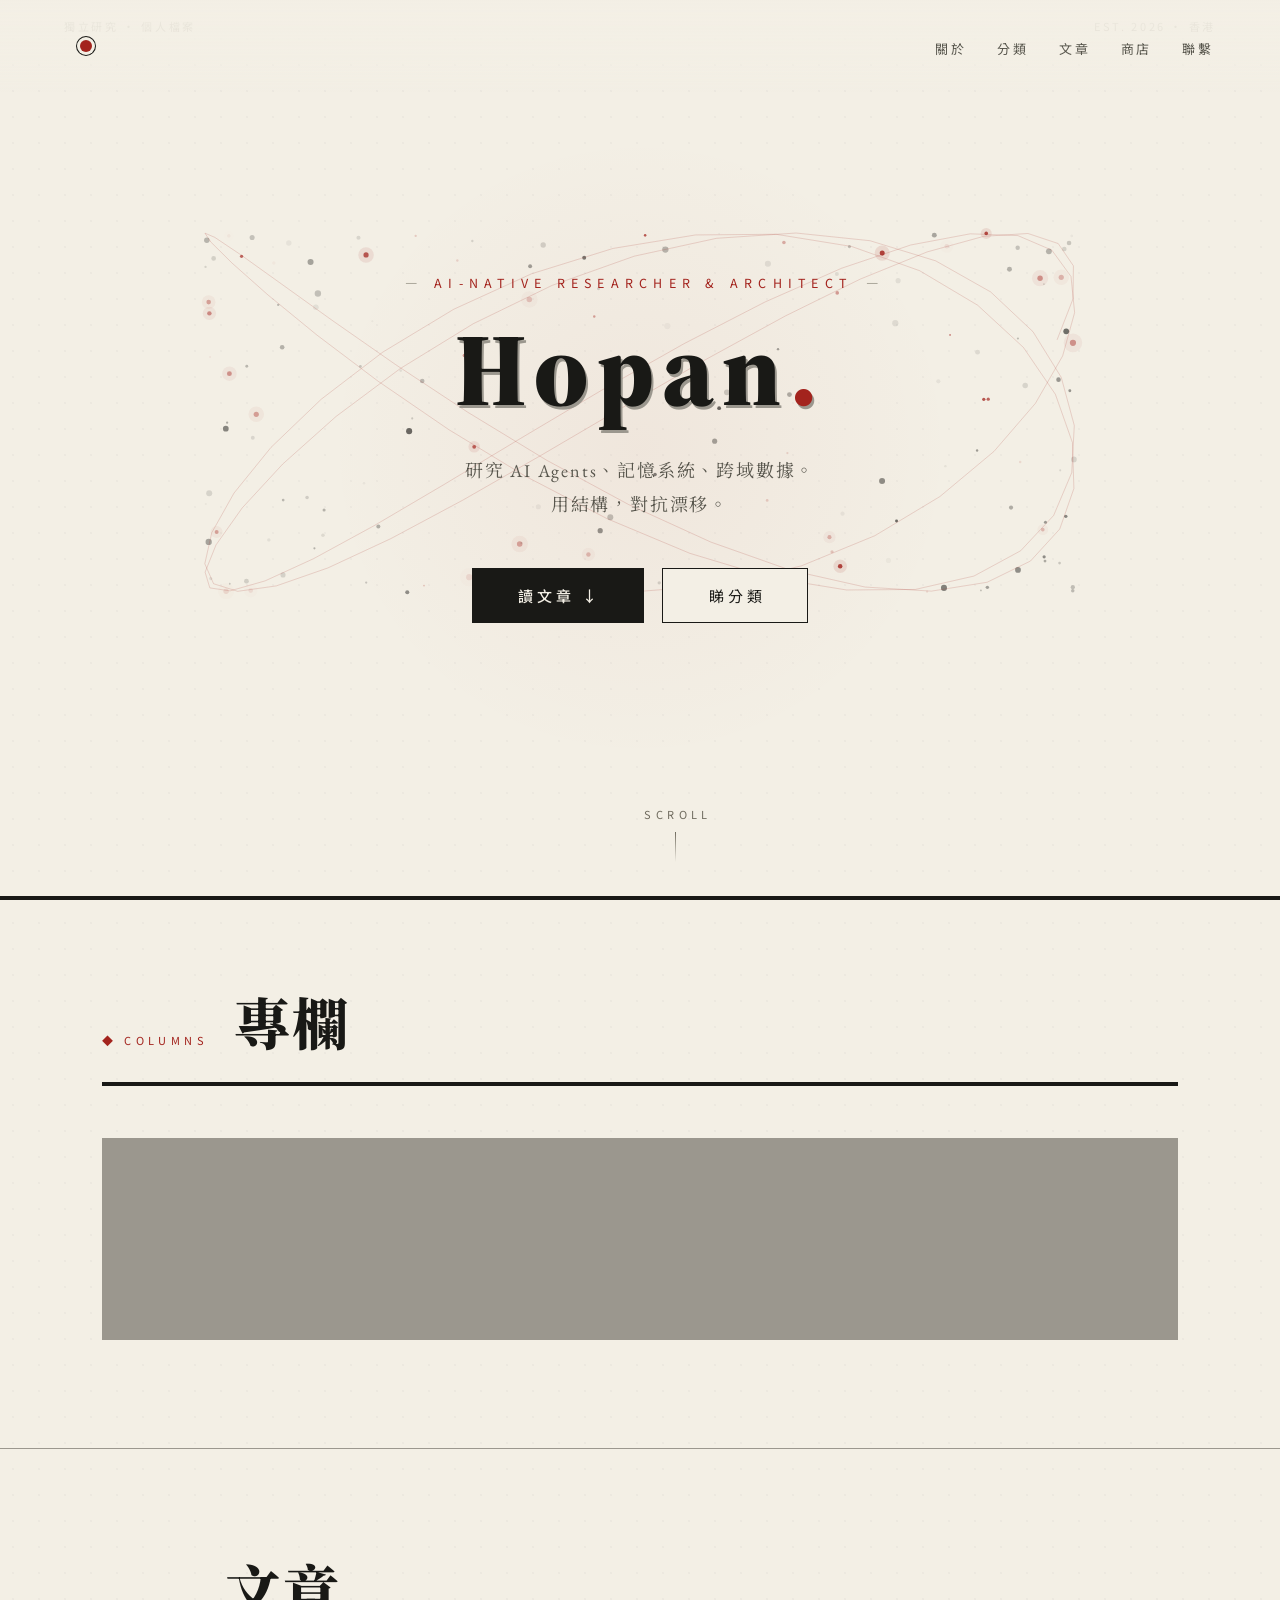
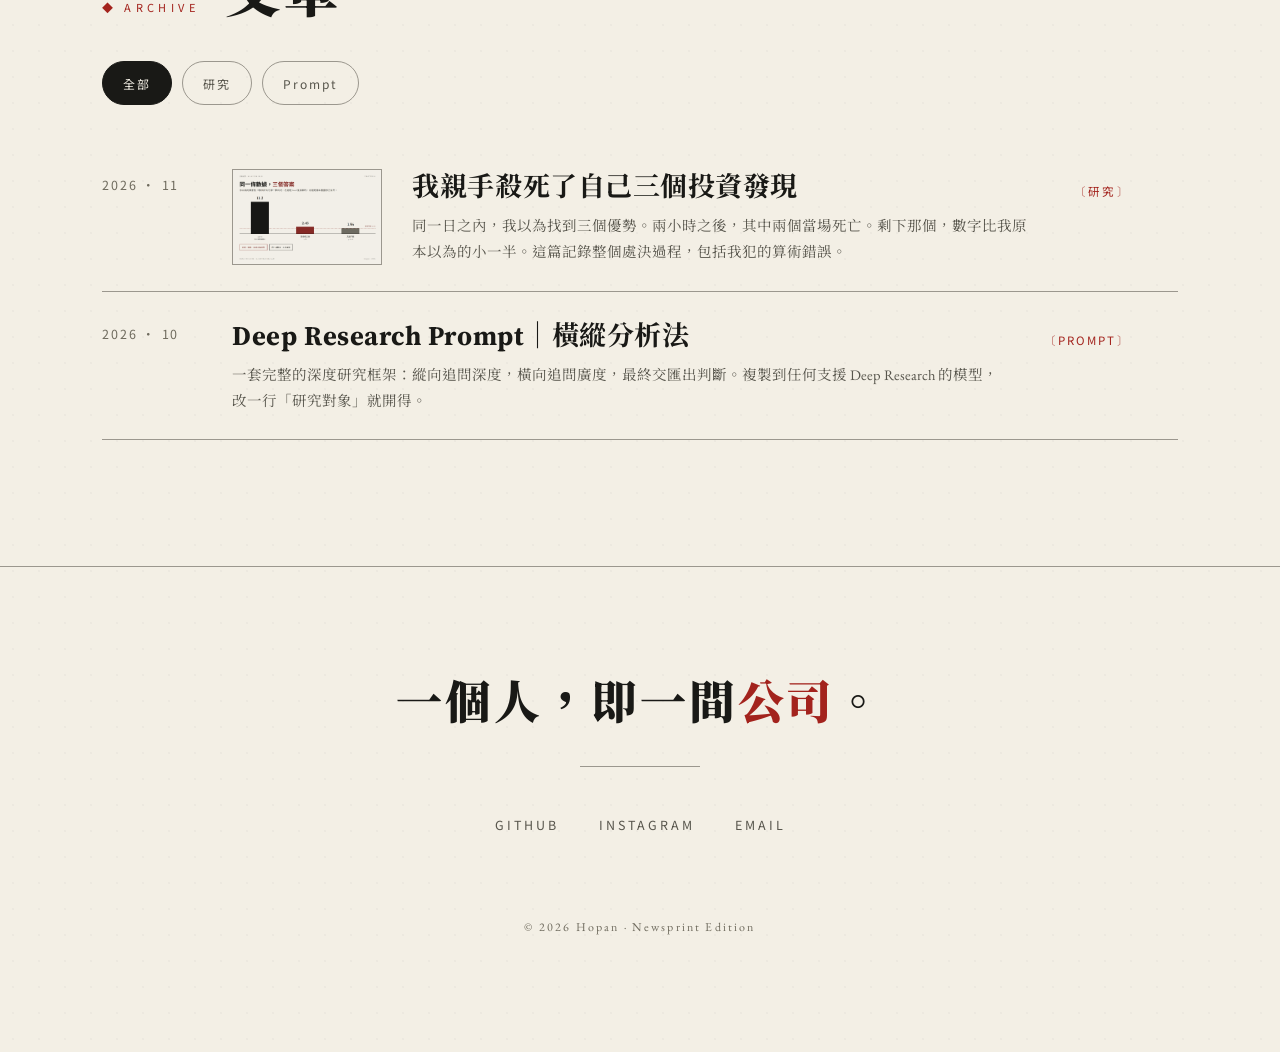
<file: index.html>
<!DOCTYPE html>
<html lang="zh-Hant">
<head>
<meta charset="UTF-8">
<meta name="viewport" content="width=device-width, initial-scale=1.0">
<title>Hopan — 把混沌，煉成秩序</title>
<meta name="description" content="Hopan：AI-native researcher & architect。研究 AI Agents、記憶系統、跨域數據。將混沌，煉成秩序。">
<meta property="og:title" content="Hopan — 把混沌，煉成秩序">
<meta property="og:description" content="AI-native researcher & architect。研究 AI Agents、記憶系統、跨域數據。將混沌，煉成秩序。">
<meta property="og:type" content="website">
<meta property="og:url" content="https://wus311125-cmd.github.io/">
<link rel="icon" href="data:image/svg+xml,%3Csvg xmlns='http://www.w3.org/2000/svg' viewBox='0 0 32 32'%3E%3Crect width='32' height='32' fill='%23f3efe5'/%3E%3Ccircle cx='16' cy='16' r='9' fill='none' stroke='%23191916' stroke-width='2.5'/%3E%3Ccircle cx='16' cy='16' r='2.5' fill='%23a3231d'/%3E%3C/svg%3E">
<link rel="preconnect" href="https://fonts.googleapis.com">
<link rel="preconnect" href="https://fonts.gstatic.com" crossorigin>
<link href="https://fonts.googleapis.com/css2?family=Noto+Serif+TC:wght@300;400;500;600;700&family=Noto+Sans+TC:wght@300;400;500&display=swap" rel="stylesheet">
<style>
/* ============================================================
   Hopan · Newsprint Edition v2
   紙墨報紙 × 混沌粒子。將混沌，煉成秩序。
   Design tokens: DesignPrompts / Newsprint
   v2: a11y 全修 (鍵盤/ARIA/對比度/touch target) + 空狀態 + 死連結清理
============================================================ */
@font-face{
  font-family:"Newsprint Display";
  src:url("fonts/source-serif-4-variable.ttf") format("truetype");
  font-weight:100 900; font-display:swap;
}
@font-face{
  font-family:"Newsprint Reading";
  src:url("fonts/eb-garamond-variable.ttf") format("truetype");
  font-weight:100 900; font-display:swap;
}
@font-face{
  font-family:"Newsprint Reading";
  src:url("fonts/eb-garamond-italic-variable.ttf") format("truetype");
  font-style:italic; font-weight:100 900; font-display:swap;
}
:root{
  /* DesignPrompts Newsprint 官方 token (對比度已校至 WCAG AA) */
  --ground:#f3efe5;          /* 暖紙底 */
  --ground-2:#ece6d8;        /* 深一度紙 */
  --ink:#191916;             /* 墨色 */
  --ink-soft:#3d3c36;        /* 次墨 */
  --ink-dim:#57554c;         /* 淡墨 6.51:1 ✓ */
  --ink-faint:#6f6b5e;       /* 極淡墨 4.7:1 ✓ (原 #8a867a 3.17:1 唔夠) */
  --rule:#9b978e;            /* 分隔線 */
  --red:#a3231d;             /* 編輯紅 mark 6.50:1 ✓ */
  --red-soft:rgba(163,35,29,.10);

  --display:"Newsprint Display","Noto Serif TC",Georgia,"Songti SC",serif;
  --reading:"Newsprint Reading","Noto Serif TC",Georgia,"Songti SC",serif;
  --sans:"Noto Sans TC","PingFang TC","Microsoft JhengHei",sans-serif;
}
*{ box-sizing:border-box; margin:0; padding:0; }
html{ scroll-behavior:smooth; }
body{
  background:var(--ground); color:var(--ink);
  font-family:var(--reading); font-weight:400;
  -webkit-font-smoothing:antialiased; overflow-x:hidden;
  background-image:radial-gradient(rgba(25,25,22,.028) 1px, transparent 1.4px);
  background-size:26px 26px;
}
::selection{ background:var(--ink); color:var(--ground); }
a{ color:inherit; text-decoration:none; }
button{ font:inherit; color:inherit; background:none; border:none; cursor:pointer; }

/* ============ 載入遮幕 ============ */
#boot{
  position:fixed; inset:0; z-index:100; background:var(--ground);
  display:flex; align-items:center; justify-content:center;
  transition:opacity 1s ease;
}
#boot.done{ opacity:0; pointer-events:none; }
#boot .tag{
  font-family:var(--sans); font-size:12px; letter-spacing:.6em; text-indent:.6em;
  color:var(--ink-faint); animation:bootpulse 1.6s ease infinite;
}
#boot .tag b{ color:var(--red); font-weight:400; }
@keyframes bootpulse{ 0%,100%{opacity:.3} 50%{opacity:.9} }

/* ============ 頂導覽（報紙報頭） ============ */
header{
  position:fixed; top:0; left:0; right:0; z-index:50;
  display:flex; justify-content:space-between; align-items:center;
  padding:24px 5vw;
  /* v2: 移除 mix-blend-mode:difference（令紅點變 teal）——直接墨色 on 紙底，accent 保持編輯紅 */
  color:var(--ink);
  background:linear-gradient(var(--ground) 0%, rgba(243,239,229,.86) 55%, transparent 100%);
}
header .brand{
  font-family:var(--display); font-weight:900;
  font-size:16px; letter-spacing:.22em; text-transform:uppercase;
  width:44px; height:44px; display:flex; align-items:center; justify-content:center;
}
header .brand .dot{
  width:12px; height:12px; border-radius:50%; background:var(--red);
  box-shadow:0 0 0 3px var(--ground), 0 0 0 4px var(--ink);
}
header .brand em{ font-style:normal; color:var(--red); }
header nav{ display:flex; gap:26px; }
header nav a{
  font-family:var(--sans); font-size:13px; letter-spacing:.22em;
  color:var(--ink-dim); transition:color .3s; position:relative; padding:10px 2px 6px;
  min-height:44px; display:inline-flex; align-items:center;
}
header nav a::after{
  content:""; position:absolute; left:0; bottom:0; width:0; height:1px;
  background:var(--red); transition:width .35s;
}
header nav a:hover{ color:var(--ink); }
header nav a:hover::after{ width:100%; }
header nav a:focus-visible{ outline:2px solid var(--red); outline-offset:4px; }
/* 手機 hamburger */
#menubtn{
  display:none; width:44px; height:44px; align-items:center; justify-content:center;
  font-size:20px; color:var(--ink); border:1px solid var(--rule);
}
#menubtn:focus-visible{ outline:2px solid var(--red); outline-offset:2px; }

/* ============ ABOUT — 混沌粒子舞台 ============ */
#about{
  position:relative; height:100vh; min-height:560px;
  display:flex; flex-direction:column; align-items:center; justify-content:center;
  text-align:center; overflow:hidden;
  border-bottom:4px solid var(--ink);
}
#about canvas{ position:absolute; inset:0; width:100%; height:100%; }
#about .halo{
  position:absolute; left:50%; top:50%; transform:translate(-50%,-50%);
  width:min(86vmin,720px); height:min(86vmin,720px); pointer-events:none;
  background:radial-gradient(circle, rgba(163,35,29,.045) 0%, transparent 62%);
}
#about .dateline{
  position:absolute; top:0; left:0; right:0; z-index:2;
  display:flex; justify-content:space-between;
  padding:18px 5vw 0;
  font-family:var(--sans); font-size:11px; letter-spacing:.24em;
  color:var(--ink-faint); text-transform:uppercase;
}
#about .eyebrow{
  position:relative; font-family:var(--sans); font-size:clamp(10px,1.4vw,12.5px);
  letter-spacing:.5em; text-indent:.5em; color:var(--red); text-transform:uppercase;
  opacity:0; animation:fadein 1.4s ease .9s forwards;
}
#about .eyebrow::before,#about .eyebrow::after{
  content:"—"; margin:0 1.1em; color:var(--ink-faint); letter-spacing:.2em;
}
#about h1{
  position:relative; margin-top:20px;
  font-family:var(--display); font-weight:900;
  font-size:clamp(44px,9vw,104px); letter-spacing:.08em; line-height:1.1;
  opacity:0; animation:fadein 1.6s ease 1.15s forwards;
  text-shadow:2px 3px 0 var(--rule);
}
#about h1 .red{ color:var(--red); }
#about .sub{
  position:relative; margin-top:28px; max-width:min(560px,80vw);
  font-size:clamp(15px,2vw,18px); font-weight:400; letter-spacing:.1em; line-height:1.9;
  color:var(--ink-dim);
  opacity:0; animation:fadein 1.6s ease 1.5s forwards;
}
#about .cta{
  position:relative; margin-top:46px; display:flex; gap:18px; justify-content:center; flex-wrap:wrap;
  opacity:0; animation:fadein 1.4s ease 1.85s forwards;
}
#about .cta a{
  font-family:var(--sans); font-size:clamp(13px,1.7vw,15px); letter-spacing:.26em; text-indent:.26em;
  padding:16px 42px; border:1px solid var(--ink); color:var(--ink);
  transition:all .35s; position:relative; background:var(--ground);
  min-height:52px; display:inline-flex; align-items:center; justify-content:center;
}
#about .cta a.inkbt{ background:var(--ink); color:var(--ground); border-color:var(--ink); font-weight:500; }
#about .cta a.inkbt:hover{ background:var(--red); border-color:var(--red); }
#about .cta a:not(.inkbt):hover{ background:var(--red); border-color:var(--red); color:var(--ground); }
#about .cta a:focus-visible{ outline:3px solid var(--red); outline-offset:3px; }
#about .scrollhint{
  position:absolute; bottom:34px; left:50%; transform:translateX(-50%);
  font-family:var(--sans); font-size:11px; letter-spacing:.4em; text-indent:.4em;
  color:var(--ink-faint); opacity:0; animation:fadein 1.6s ease 2.4s forwards;
}
#about .scrollhint::after{
  content:""; display:block; width:1px; height:30px; margin:10px auto 0;
  background:linear-gradient(var(--ink-faint), transparent);
  animation:linedrop 2.2s ease infinite;
}
@keyframes linedrop{ 0%{transform:scaleY(0); transform-origin:top} 45%{transform:scaleY(1); transform-origin:top} 55%{transform:scaleY(1); transform-origin:top} 100%{transform:scaleY(0); transform-origin:bottom} }
@keyframes fadein{ from{opacity:0; transform:translateY(14px)} to{opacity:1; transform:none} }
@keyframes fadeup{ from{opacity:0; transform:translateY(30px)} to{opacity:1; transform:none} }

/* ============ 專欄分類（報紙欄目） ============ */
#columns{
  padding:9vh 8vw 12vh; border-bottom:1px solid var(--rule);
}
#columns .masthead{
  display:flex; align-items:baseline; gap:26px; margin-bottom:52px;
  border-bottom:4px solid var(--ink); padding-bottom:18px;
}
#columns .masthead .label{
  font-family:var(--sans); font-size:11px; letter-spacing:.4em; color:var(--red);
  text-transform:uppercase;
}
#columns .masthead .label::before{ content:"◆ "; }
#columns .masthead h2{
  font-family:var(--display); font-weight:900; font-size:clamp(30px,5vw,56px);
  letter-spacing:.04em;
}
/* v2: auto-fit 取代固定 5 欄 → 分類幾多都唔會出孤兒格 */
.column-grid{
  display:grid; grid-template-columns:repeat(auto-fit,minmax(190px,1fr)); gap:1px;
  background:var(--rule); border:1px solid var(--rule);
}
.col{
  background:var(--ground); padding:34px 26px 30px; min-height:200px;
  transition:background .4s; position:relative; overflow:hidden;
  cursor:pointer;
}
.col:hover{ background:var(--red); }
.col:focus-visible{ outline:3px solid var(--red); outline-offset:-3px; }
.col .no{
  font-family:var(--sans); font-size:11px; color:var(--ink-faint); letter-spacing:.2em;
  transition:color .3s;
}
.col h3{
  margin-top:22px; font-family:var(--display); font-weight:900;
  font-size:clamp(17px,1.7vw,22px); letter-spacing:.02em; line-height:1.3;
  transition:color .3s;
}
.col .cnt{
  display:inline-block; margin-top:16px;
  font-family:var(--sans); font-size:11.5px; letter-spacing:.18em; color:var(--red);
  border:1px solid var(--red); padding:5px 13px; border-radius:999px;
  transition:all .3s; min-height:32px;
}
.col:hover .no,.col:hover h3{ color:var(--ground); }
.col:hover .cnt{ background:var(--ground); border-color:var(--ground); color:var(--red); }

/* ============ 文章索引（報紙副刊） ============ */
#writing{
  padding:11vh 8vw 14vh; border-bottom:1px solid var(--rule);
}
#writing .masthead{
  display:flex; align-items:baseline; gap:26px; margin-bottom:12px;
  padding-bottom:18px;
}
#writing .masthead .label{
  font-family:var(--sans); font-size:11px; letter-spacing:.4em; color:var(--red);
  text-transform:uppercase;
}
#writing .masthead .label::before{ content:"◆ "; }
#writing .masthead h2{
  font-family:var(--display); font-weight:900; font-size:clamp(30px,5vw,56px);
  letter-spacing:.04em;
}
#writebar{
  display:flex; flex-wrap:wrap; gap:10px; margin-bottom:8px; padding-bottom:30px;
}
#writebar .f{
  font-family:var(--sans); font-size:12px; letter-spacing:.16em; color:var(--ink-dim);
  border:1px solid var(--rule); padding:12px 20px; border-radius:999px;
  cursor:pointer; transition:all .3s; background:transparent;
  min-height:44px;
}
#writebar .f:hover{ border-color:var(--ink); color:var(--ink); }
#writebar .f:focus-visible{ outline:2px solid var(--red); outline-offset:2px; }
#writebar .f.on{ background:var(--ink); border-color:var(--ink); color:var(--ground); }
.post{
  display:flex; align-items:baseline; gap:30px; padding:26px 0;
  border-bottom:1px solid var(--rule); cursor:pointer;
  transition:padding-left .4s, background .3s;
  position:relative; width:100%; text-align:left;
  min-height:60px;
}
.post::before{
  content:""; position:absolute; left:-8vw; top:0; bottom:0; width:0;
  background:var(--red-soft); transition:width .4s;
}
.post:hover{ padding-left:16px; }
.post:hover::before{ width:calc(8vw + 16px); }
.post:focus-visible{ outline:3px solid var(--red); outline-offset:-3px; }
.post .date{
  font-family:var(--sans); font-size:12.5px; color:var(--ink-faint);
  letter-spacing:.14em; width:100px; flex-shrink:0; align-self:flex-start; padding-top:6px;
}
.post .pimg{
  width:150px; height:96px; flex-shrink:0; overflow:hidden;
  border:1px solid var(--rule); align-self:flex-start;
}
.post .pimg img{ width:100%; height:100%; object-fit:cover; display:block; filter:grayscale(.3) contrast(1.02); transition:filter .4s; }
.post:hover .pimg img{ filter:grayscale(0); }
.post .ptx{ flex:1; display:flex; flex-direction:column; gap:8px; min-width:0; }
.post .tt{
  font-family:var(--display); font-weight:700;
  font-size:clamp(18px,2.6vw,27px); letter-spacing:.02em; line-height:1.35;
}
.post .pex{
  font-size:14.5px; line-height:1.75; color:var(--ink-dim);
  display:-webkit-box; -webkit-line-clamp:2; -webkit-box-orient:vertical; overflow:hidden;
  font-family:var(--reading);
}
.post .cat{
  font-size:11.5px; letter-spacing:.18em; color:var(--red);
  padding:5px 4px; flex-shrink:0;
  text-transform:uppercase; font-family:var(--sans);
}
.post .cat:before{ content:"〔"; opacity:.55; }
.post .cat:after{ content:"〕"; opacity:.55; }
.post .arr{
  font-family:var(--display); color:var(--red); font-size:20px; font-weight:900;
  opacity:0; transform:translateX(-8px); transition:all .4s; flex-shrink:0;
}
.post:hover .arr{ opacity:1; transform:none; }
.post.hide{ display:none; }

/* 空狀態 */
.empty{
  padding:80px 20px; text-align:center; border-bottom:1px solid var(--rule);
  font-family:var(--sans); color:var(--ink-faint); letter-spacing:.14em;
}
.empty .big{ font-family:var(--display); font-weight:900; font-size:clamp(20px,3.4vw,32px); color:var(--ink-dim); letter-spacing:.08em; display:block; margin-bottom:16px; }
.empty .red{ color:var(--red); }

/* ============ 底部 ============ */
footer{
  padding:11vh 8vw 13vh; text-align:center;
}
footer .quote{
  font-family:var(--display); font-weight:900;
  font-size:clamp(24px,4.4vw,46px); letter-spacing:.06em; line-height:1.6;
}
footer .quote .red{ color:var(--red); }
footer .quote .rule-l{ display:block; width:120px; height:1px; background:var(--rule); margin:26px auto 0; }
footer .links{ margin-top:34px; display:flex; justify-content:center; gap:28px; flex-wrap:wrap; }
footer .links a{
  font-family:var(--sans); font-size:12.5px; letter-spacing:.24em; text-transform:uppercase;
  color:var(--ink-dim); border-bottom:1px solid transparent; padding:14px 6px;
  transition:all .3s; display:inline-flex; align-items:center; min-height:44px;
}
footer .links a:hover{ color:var(--red); border-color:var(--red); }
footer .links a:focus-visible{ outline:2px solid var(--red); outline-offset:2px; }
footer .copy{ margin-top:70px; font-size:12px; letter-spacing:.18em; color:var(--ink-faint); }
footer .copy b{ color:var(--red); font-weight:400; }

/* 文章讀取 modal（紙本）— 原生 <dialog>，focus trap／Esc／背景 inert 由瀏覽器負責 */
#reader{
  position:fixed; inset:0; margin:0; padding:0;
  width:100%; max-width:100%; height:100%; max-height:100%;
  border:0; z-index:90; color:inherit;
  background:var(--ground);
  background-image:radial-gradient(rgba(25,25,22,.028) 1px, transparent 1.4px);
  background-size:26px 26px;
  overflow-y:auto; overscroll-behavior:contain;
  /* 入出場動畫：display/overlay 要 allow-discrete 才過渡得到 */
  opacity:0; transform:translateY(12px);
  transition-property:opacity, transform, display, overlay;
  transition-duration:.3s; transition-timing-function:ease-out;
  transition-behavior:allow-discrete;
}
#reader[open]{
  opacity:1; transform:none;
  @starting-style{ opacity:0; transform:translateY(12px); }
}
@media (prefers-reduced-motion: reduce){
  #reader{ transition:none; opacity:1; transform:none; }
}
/* 紙本滿版，唔要暗底 */
#reader::backdrop{ background:transparent; }
#reader .inner{ max-width:900px; margin:0 auto; padding:14vh clamp(36px,6vw,120px) 18vh; }
#reader .close{
  position:fixed; top:22px; right:5vw; z-index:91;
  font-family:var(--sans); font-size:12.5px;
  letter-spacing:.2em; color:var(--ink-dim); cursor:pointer;
  border:1px solid var(--rule); padding:12px 20px; min-height:44px;
  background:var(--ground); transition:all .3s;
}
#reader .close:hover{ color:var(--red); border-color:var(--red); }
#reader .close:focus-visible{ outline:2px solid var(--red); outline-offset:2px; }
#reader .rmeta{
  font-family:var(--sans); font-size:12px; color:var(--red); letter-spacing:.2em;
  text-transform:uppercase; margin-bottom:26px;
}
#reader .rmeta span{ color:var(--ink-faint); margin:0 10px; }
#reader .rtitle{
  font-family:var(--display); font-weight:900; font-size:clamp(28px,4.6vw,46px);
  line-height:1.35; letter-spacing:.02em; padding-bottom:26px;
  border-bottom:4px solid var(--ink);
}
#reader .rbody{ margin-top:46px; font-size:clamp(17px,1.4vw,20px); line-height:2.05; letter-spacing:.02em; color:var(--ink-soft); font-weight:400; }
#reader .rbody p{ margin-bottom:1.7em; }
#reader .rbody p:first-child::first-letter{
  font-family:var(--display); font-weight:900; font-size:52px; line-height:1;
  float:left; margin:6px 10px 0 0; color:var(--red);
}
#reader .rbody .lead{ color:var(--ink); font-family:var(--display); font-weight:600; font-size:clamp(19px,1.5vw,22px); line-height:1.95; }
#reader .rbody h3{
  font-family:var(--display); font-weight:900; font-size:clamp(18px,1.3vw,21px);
  letter-spacing:.04em; margin:2.2em 0 .9em; padding-bottom:8px;
  border-bottom:2px solid var(--ink); color:var(--ink);
}
#reader .rbody h3::before{ content:"◆ "; color:var(--red); font-size:.8em; }

/* 手機底部導航 (v2: 取代消失嘅 header nav) */
#mobilenav{
  display:none; position:fixed; bottom:0; left:0; right:0; z-index:60;
  background:var(--ground); border-top:1px solid var(--ink);
  grid-template-columns:repeat(3,1fr);
}
#mobilenav a{
  font-family:var(--sans); font-size:12px; letter-spacing:.18em;
  color:var(--ink-dim); text-align:center; padding:14px 4px; min-height:48px;
  display:flex; align-items:center; justify-content:center;
  border-right:1px solid var(--rule);
}
#mobilenav a:last-child{ border-right:none; }
#mobilenav a:hover{ color:var(--red); }

@media (max-width:900px){
  header nav{ display:none; }
  #menubtn{ display:inline-flex; }
  #mobilenav{ display:grid; }
  body{ padding-bottom:64px; }
  #columns, #writing{ padding-left:6vw; padding-right:6vw; }
  .post{ flex-wrap:wrap; gap:12px; }
  .post .date{ width:auto; }
  .post .arr{ display:none; }
  .post .pimg{ width:100%; height:auto; aspect-ratio:16/9; }
  .post .ptx{ flex-basis:100%; }
  #about .dateline{ display:none; }
  footer .links{ gap:18px; }
  #reader .inner{ padding-top:16vh; }
}
@media (max-width:520px){ .column-grid{ grid-template-columns:1fr; } }
@media (prefers-reduced-motion: reduce){
  *{ animation:none !important; transition:none !important; }
  .reveal{ opacity:1; transform:none; }
  #about .eyebrow, #about h1, #about .sub, #about .scrollhint{ opacity:1; animation:none; }
}
.reveal{ opacity:0; transform:translateY(30px); transition:opacity 1s ease, transform 1s ease; }
.reveal.in{ opacity:1; transform:none; }
</style>
</head>
<body>

<div id="boot"><div class="tag">EN<b>T</b>ROPY → ORDER</div></div>

<header>
  <div class="brand" aria-hidden="true"><span class="dot"></span></div>
  <nav aria-label="主導覽">
    <a href="#about">關於</a>
    <a href="#columns">分類</a>
    <a href="#writing">文章</a>
    <a href="shop.html">商店</a>
    <a href="#contact">聯繫</a>
  </nav>
  <button id="menubtn" aria-label="開啟選單" aria-expanded="false">☰</button>
</header>

<section id="about">
  <canvas id="field" aria-hidden="true"></canvas>
  <div class="halo"></div>
  <div class="dateline"><span>獨立研究 · 個人檔案</span><span>EST. 2026 · 香港</span></div>
  <div class="eyebrow">AI-Native Researcher &amp; Architect</div>
  <h1>Hopan<span class="red">.</span></h1>
  <div class="sub">研究 AI Agents、記憶系統、跨域數據。<br>用結構，對抗漂移。</div>
  <div class="cta">
    <a href="#writing" class="inkbt">讀文章 ↓</a>
    <a href="#columns">睇分類</a>
  </div>
  <div class="scrollhint">SCROLL</div>
</section>

<section id="columns" aria-labelledby="colstitle">
  <div class="masthead reveal">
    <span class="label">Columns</span>
    <h2 id="colstitle">專欄</h2>
  </div>
  <div class="column-grid" id="colgrid">
  <!-- 分類由 JS 由文章資料自動生成 -->
  </div>
</section>

<section id="writing" aria-labelledby="wrtitle">
  <div class="masthead reveal">
    <span class="label">Archive</span>
    <h2 id="wrtitle">文章</h2>
  </div>
  <div id="writebar" class="reveal"></div>
  <div id="postlist"></div>
</section>

<footer id="contact">
  <div class="quote reveal">一個人，即一間<span class="red">公司</span>。<br><span class="rule-l"></span></div>
  <div class="links reveal">
    <a href="https://github.com/wus311125-cmd" target="_blank" rel="noopener">GitHub</a>
    <a href="https://www.instagram.com/justplaythe_guitar/" target="_blank" rel="noopener">Instagram</a>
    <a href="mailto:nhp24682468.hpn@gmail.com">Email</a>
  </div>
  <div class="copy reveal">© 2026 Hopan · Newsprint Edition</div>
</footer>

<!-- 文章閱讀器 -->
<dialog id="reader" aria-label="文章閱讀器" closedby="any">
  <button class="close" type="button">CLOSE ✕</button>
  <div class="inner"><div id="rbody"></div></div>
</dialog>

<!-- 文章資料庫 —— 加文章：喺 posts.js 加一篇就得，唔使掂 HTML -->
<script src="posts.js"></script>
<script>
/* ============================================================
   Hopan · Newsprint Edition v2
   概念：熵 → 秩序。混沌粒子於首屏聚合為一線（紙墨版）。
   v2: a11y 全修 + 空狀態 + canvas visibility pause + 死連結清理
============================================================ */
const boot=document.getElementById('boot');
addEventListener('load',()=>setTimeout(()=>boot.classList.add('done'),700));

/* ---------- 混沌粒子場 ---------- */
const cv=document.getElementById('field'), ctx=cv.getContext('2d');
const hero=document.getElementById('about');
let W,H,dpr=Math.min(devicePixelRatio||1,2);
function fit(){
  W=cv.width=Math.floor(hero.clientWidth*dpr);
  H=cv.height=Math.floor(hero.clientHeight*dpr);
}
fit(); addEventListener('resize',fit);

const N=150;
const P=[];
const targetX=i=>W/2 + (Math.sin(i*1.9)*W*0.34);
const targetY=i=>H*0.46 + (Math.cos(i*2.7)*H*0.20);
for(let i=0;i<N;i++){
  P.push({
    x:Math.random()*W, y:H*(0.7+Math.random()*0.6),
    vx:(Math.random()-.5)*1.1*dpr, vy:(Math.random()-.5)*1.1*dpr,
    r:(0.8+Math.random()*2.4)*dpr,
    tx:targetX(i), ty:targetY(i),
    red:Math.random()<0.22,
    a:0.3+Math.random()*0.65,
    ph:Math.random()*6.28,
  });
}
let t=0, ordered=0;
setTimeout(()=>{ ordered=1; }, 1900);
let mx=null,my=null;
addEventListener('mousemove',e=>{
  const r=hero.getBoundingClientRect();
  mx=(e.clientX-r.left)*dpr; my=(e.clientY-r.top)*dpr;
});
let raf=null, running=true;
// v2: Tab 隱藏時暫停粒子（慳 CPU，避免背景燒電）
document.addEventListener('visibilitychange',()=>{
  running = !document.hidden;
  if(running){ raf=requestAnimationFrame(draw); }
  else if(raf){ cancelAnimationFrame(raf); raf=null; }
});

function draw(){
  t+=0.005;
  ctx.clearRect(0,0,W,H);
  const easeCurve = ordered<1 ? 0.006 : 0.022;
  for(let i=0;i<P.length;i++){
    const p=P[i];
    const tx = targetX(i), ty = targetY(i);
    p.x += (tx-p.x)*easeCurve + p.vx;
    p.y += (ty-p.y)*easeCurve + p.vy - 0.05*dpr;
    p.vx*=.97; p.vy*=.97;

    if(mx!==null){
      const dx=p.x-mx, dy=p.y-my, d=Math.hypot(dx,dy);
      if(d<110*dpr){ p.x+=dx/d*3*dpr; p.y+=dy/d*3*dpr; }
    }
    const tw=0.55+0.45*Math.sin(t*2.2+p.ph);
    ctx.fillStyle = p.red
      ? `rgba(163,35,29,${p.a*tw})`
      : `rgba(25,25,22,${p.a*tw*0.7})`;
    ctx.beginPath(); ctx.arc(p.x,p.y,p.r,0,6.283); ctx.fill();
    if(p.red && p.r>1.8*dpr){
      ctx.fillStyle=`rgba(163,35,29,${p.a*tw*0.13})`;
      ctx.beginPath(); ctx.arc(p.x,p.y,p.r*3,0,6.283); ctx.fill();
    }
  }
  if(ordered>0.5){
    ctx.strokeStyle='rgba(163,35,29,0.16)';
    ctx.lineWidth=1*dpr;
    ctx.beginPath();
    for(let i=0;i<110;i++){
      const xx=W/2+(Math.sin(i*0.19)*W*0.34);
      const yy=H*0.46+(Math.cos(i*0.27)*H*0.20);
      i===0?ctx.moveTo(xx,yy):ctx.lineTo(xx,yy);
    }
    ctx.stroke();
  }
  raf=requestAnimationFrame(draw);
}
raf=requestAnimationFrame(draw);

/* ---------- Scroll Reveal ---------- */
const io=new IntersectionObserver(es=>{
  es.forEach(e=>{ if(e.isIntersecting){ e.target.classList.add('in'); io.unobserve(e.target); } });
},{threshold:.1});
document.querySelectorAll('.reveal').forEach(el=>io.observe(el));

/* ---------- 文章資料 ---------- */
const POSTS = window.POSTS || [];

/* ---------- 分類欄自動生成 ---------- */
const CATS = {};
POSTS.forEach(p=>{ CATS[p.c]=CATS[p.c]||0; CATS[p.c]++; });
const colgrid=document.getElementById('colgrid');
if(Object.keys(CATS).length===0){
  colgrid.innerHTML=`<div class="empty"><span class="big">專欄整理中</span>文章後補 —— 分類會自動出現</div>`;
}else{
  let ci=0;
  for(const c in CATS){
    const el=document.createElement('div');
    el.className='col reveal';
    el.style.transitionDelay=(ci*0.06)+'s';
    el.setAttribute('tabindex','0');
    el.setAttribute('role','link');
    el.setAttribute('aria-label','睇「'+c+'」分類文章');
    el.innerHTML=`<div class="no">0${ci+1}</div><h3>${c}</h3><span class="cnt">${CATS[c]} 篇</span>`;
    el.addEventListener('click',()=>filterCat(c));
    el.addEventListener('keydown',e=>{
      if(e.key==='Enter'||e.key===' '){ e.preventDefault(); filterCat(c); }
    });
    colgrid.appendChild(el);
    ci++;
  }
}

/* ---------- 文章列表渲染 ---------- */
const writebar=document.getElementById('writebar');
const postlist=document.getElementById('postlist');

function renderList(cat){
  postlist.innerHTML='';
  const list = POSTS.filter(p=>!cat || p.c===cat);
  if(list.length===0){
    postlist.innerHTML=`<div class="empty"><span class="big">未有文章</span>內文後補 —— 文章寫好就會喺呢度出現</div>`;
    return;
  }
  list.forEach((p,i)=>{
    const el=document.createElement('button');
    el.className='post reveal';
    el.style.transitionDelay=Math.min(i*0.04,0.4)+'s';
    el.setAttribute('type','button');
    const img = p.img ? `<span class="pimg"><img src="${p.img}" alt="" loading="lazy"></span>` : '';
    const ex  = p.ex  ? `<span class="pex">${p.ex}</span>` : '';
    el.innerHTML=`<span class="date">${p.d}</span>${img}<span class="ptx"><span class="tt">${p.t}</span>${ex}</span><span class="cat">${p.c}</span><span class="arr">→</span>`;
    el.addEventListener('click',()=>openReader(p,el));
    postlist.appendChild(el);
  });
  document.querySelectorAll('#postlist .reveal').forEach(el=>io.observe(el));
}

/* 分類 filter 條 */
function buildBar(){
  writebar.innerHTML='';
  const keys=Object.keys(CATS);
  const all=document.createElement('button');
  all.className='f on'; all.textContent='全部'; all.setAttribute('type','button');
  all.addEventListener('click',()=>{ setFilter(null); });
  writebar.appendChild(all);
  for(const c of keys){
    const b=document.createElement('button');
    b.className='f'; b.textContent=c; b.setAttribute('type','button');
    b.addEventListener('click',()=>{ setFilter(c); });
    writebar.appendChild(b);
  }
  if(keys.length===0){ writebar.style.display='none'; }
}
let curCat=null;
function setFilter(c){
  curCat=c;
  document.querySelectorAll('#writebar .f').forEach(el=>{
    el.classList.toggle('on', el.textContent=== (c||'全部'));
  });
  renderList(c);
}
function filterCat(c){ setFilter(c); document.getElementById('writing').scrollIntoView({behavior:'smooth'}); }
buildBar(); renderList(null);

/* ---------- 文章讀取（原生 <dialog>：瀏覽器負責 focus trap／Esc／背景 inert／焦點歸位） ---------- */
const reader=document.getElementById('reader'), rbody=document.getElementById('rbody');
function openReader(p){
  rbody.innerHTML=`<p class="rmeta">${p.d}<span>•</span>${p.c}</p>`+
    `<h2 class="rtitle">${p.t}</h2>`+
    `<div class="rbody">${p.body}</div>`;
  if(!reader.open) reader.showModal();   // showModal = 背景 inert + top layer + Esc 自動關
  reader.scrollTop=0;
}
reader.querySelector('.close').addEventListener('click',()=>reader.close());
/* 點紙邊（.inner 以外）都關得，保留舊版手感 */
reader.addEventListener('click',e=>{ if(e.target===reader) reader.close(); });
/* 註：唔使 body overflow lock、唔使自己寫 focus trap、唔使 global Esc listener、
   唔使自己還原焦點 —— 全部係原生 <dialog> 已經做嘅嘢。 */

/* ---------- 手機 hamburger ---------- */
const menubtn=document.getElementById('menubtn');
let menuOpen=false;
menubtn.addEventListener('click',()=>{
  menuOpen=!menuOpen;
  menubtn.setAttribute('aria-expanded',menuOpen);
  const nav=document.querySelector('header nav');
  nav.style.display = menuOpen ? 'flex' : '';
  if(menuOpen) nav.style.flexDirection='column';
});
// 手機 bottom nav 取代 header nav，hamburger 淨係 fallback
addEventListener('resize',()=>{
  if(window.innerWidth>900){
    document.querySelector('header nav').style.display='';
    menuOpen=false; menubtn.setAttribute('aria-expanded','false');
  }
});
</script>
<noscript>
  <div style="padding:80px 20px; text-align:center; font-family:Georgia,serif;">
    Hopan — 把混沌，煉成秩序。請啟用 JavaScript 以瀏覽文章。
  </div>
</noscript>
</body>
</html>
</file>
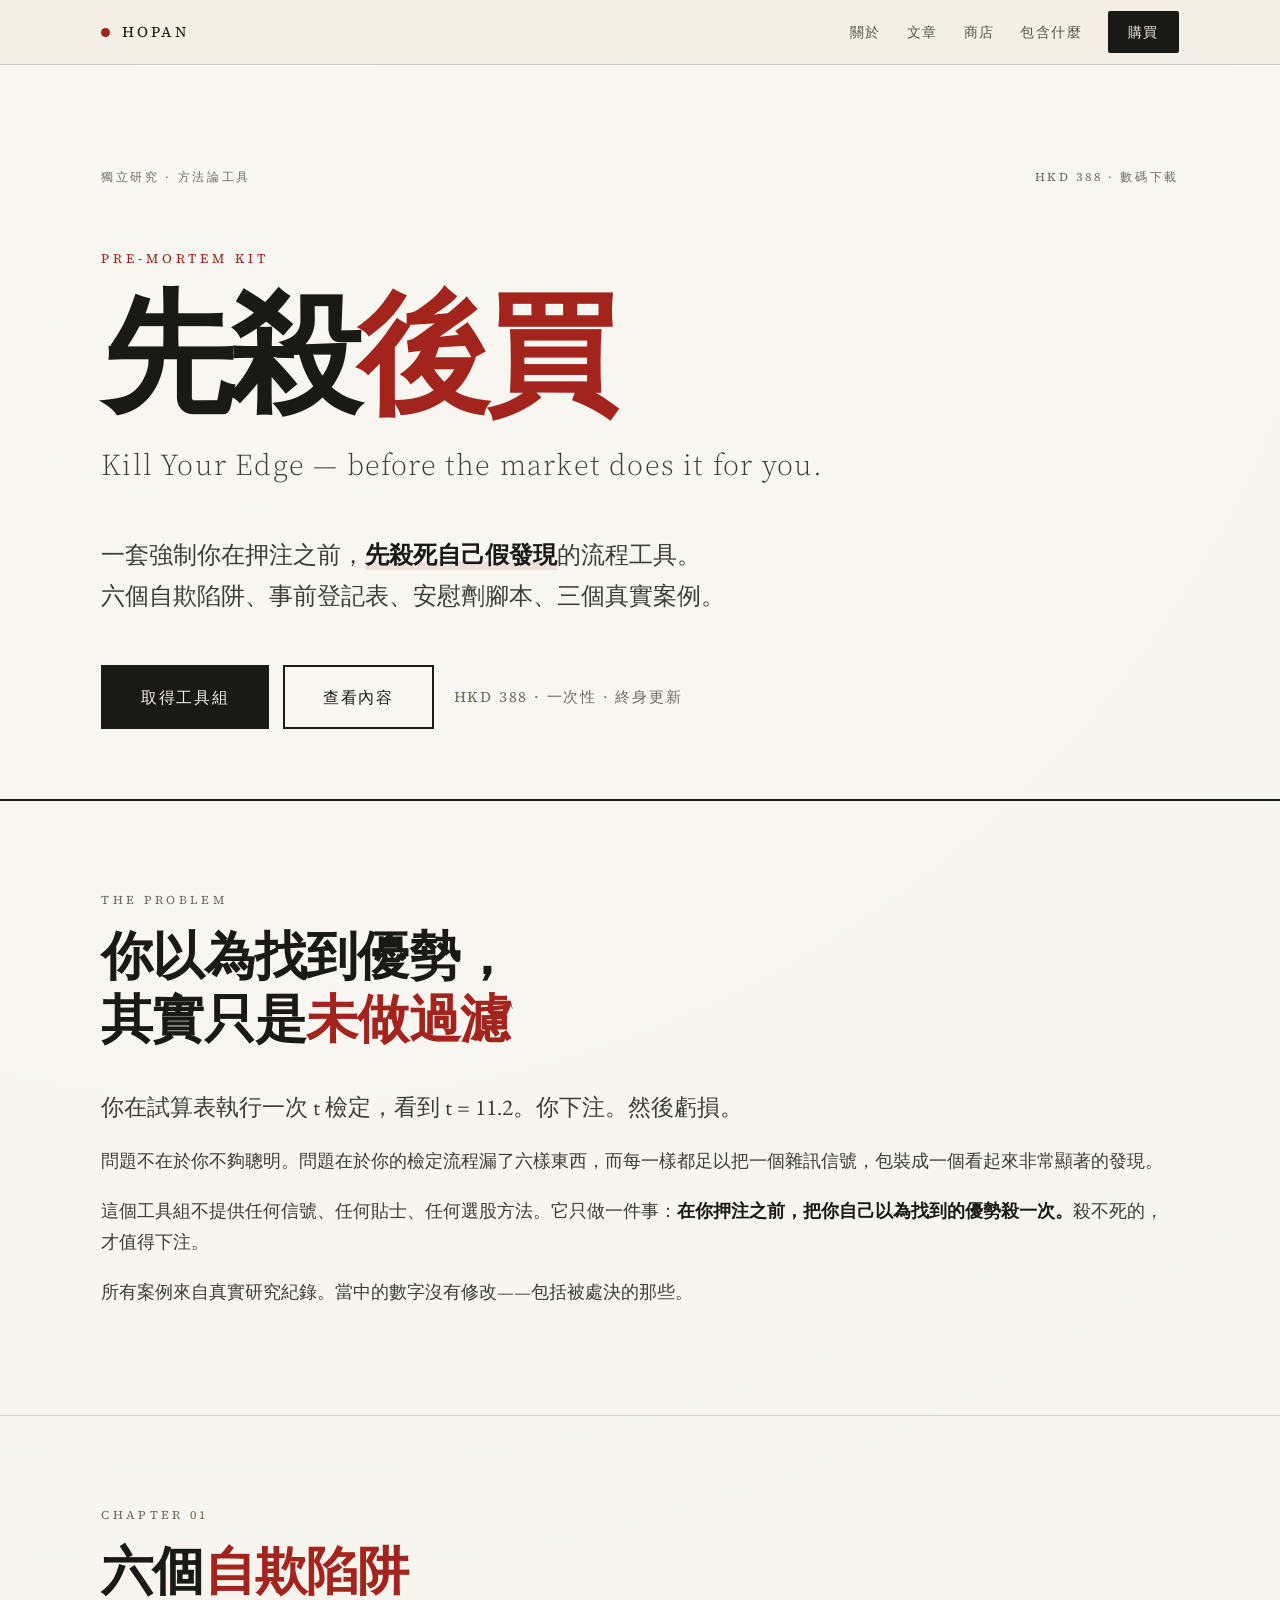
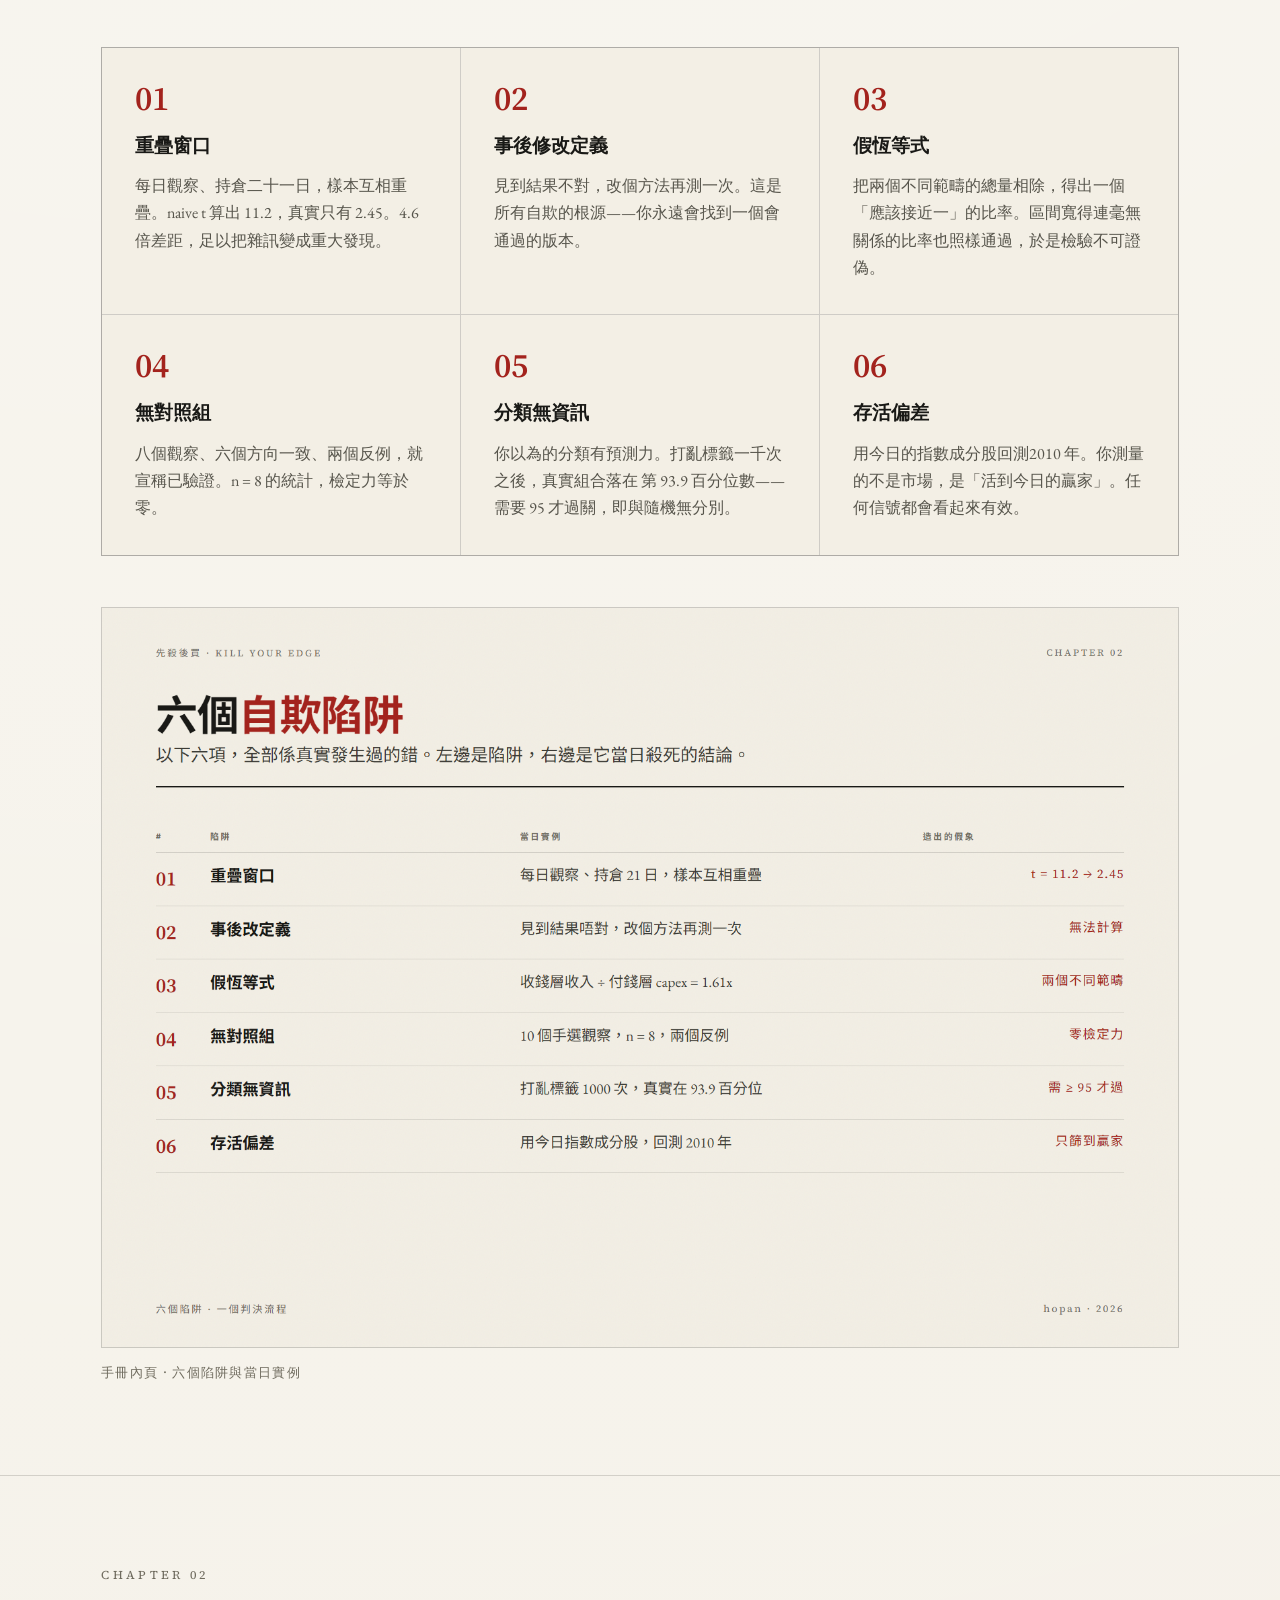
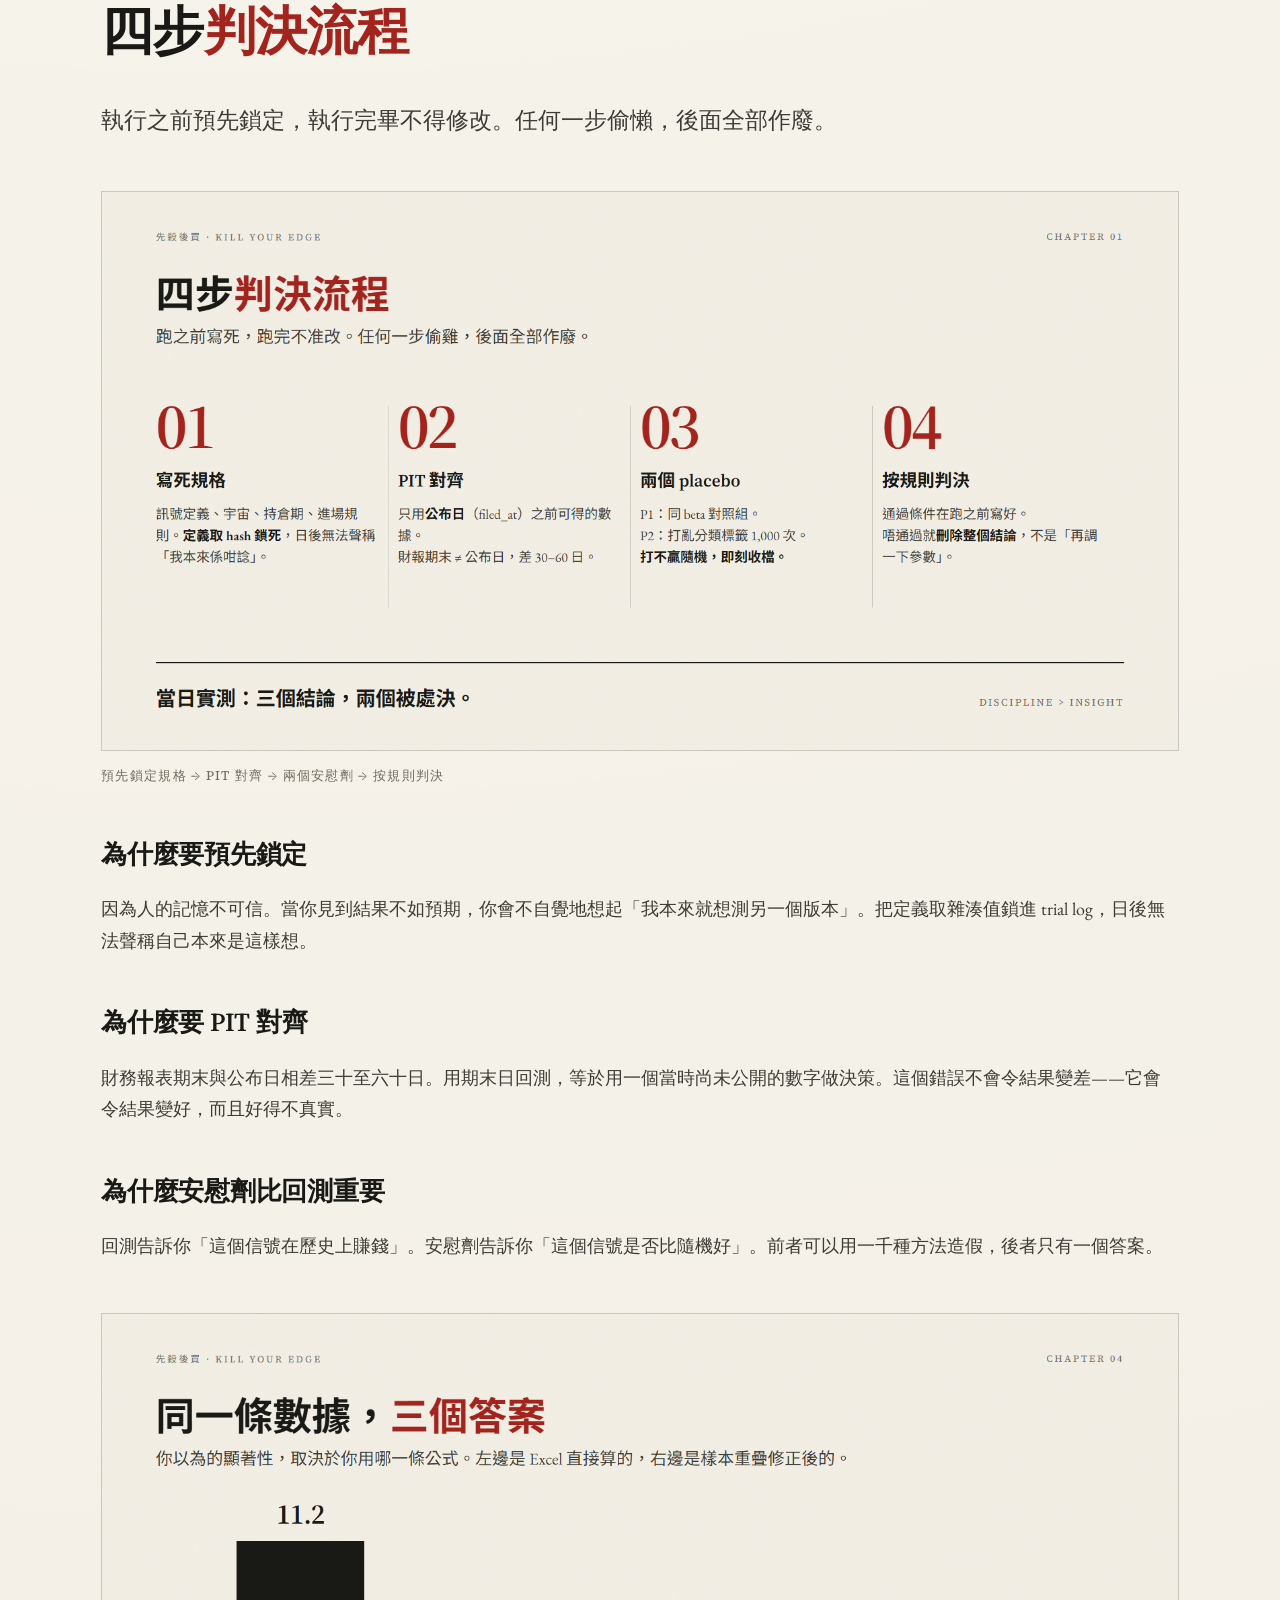
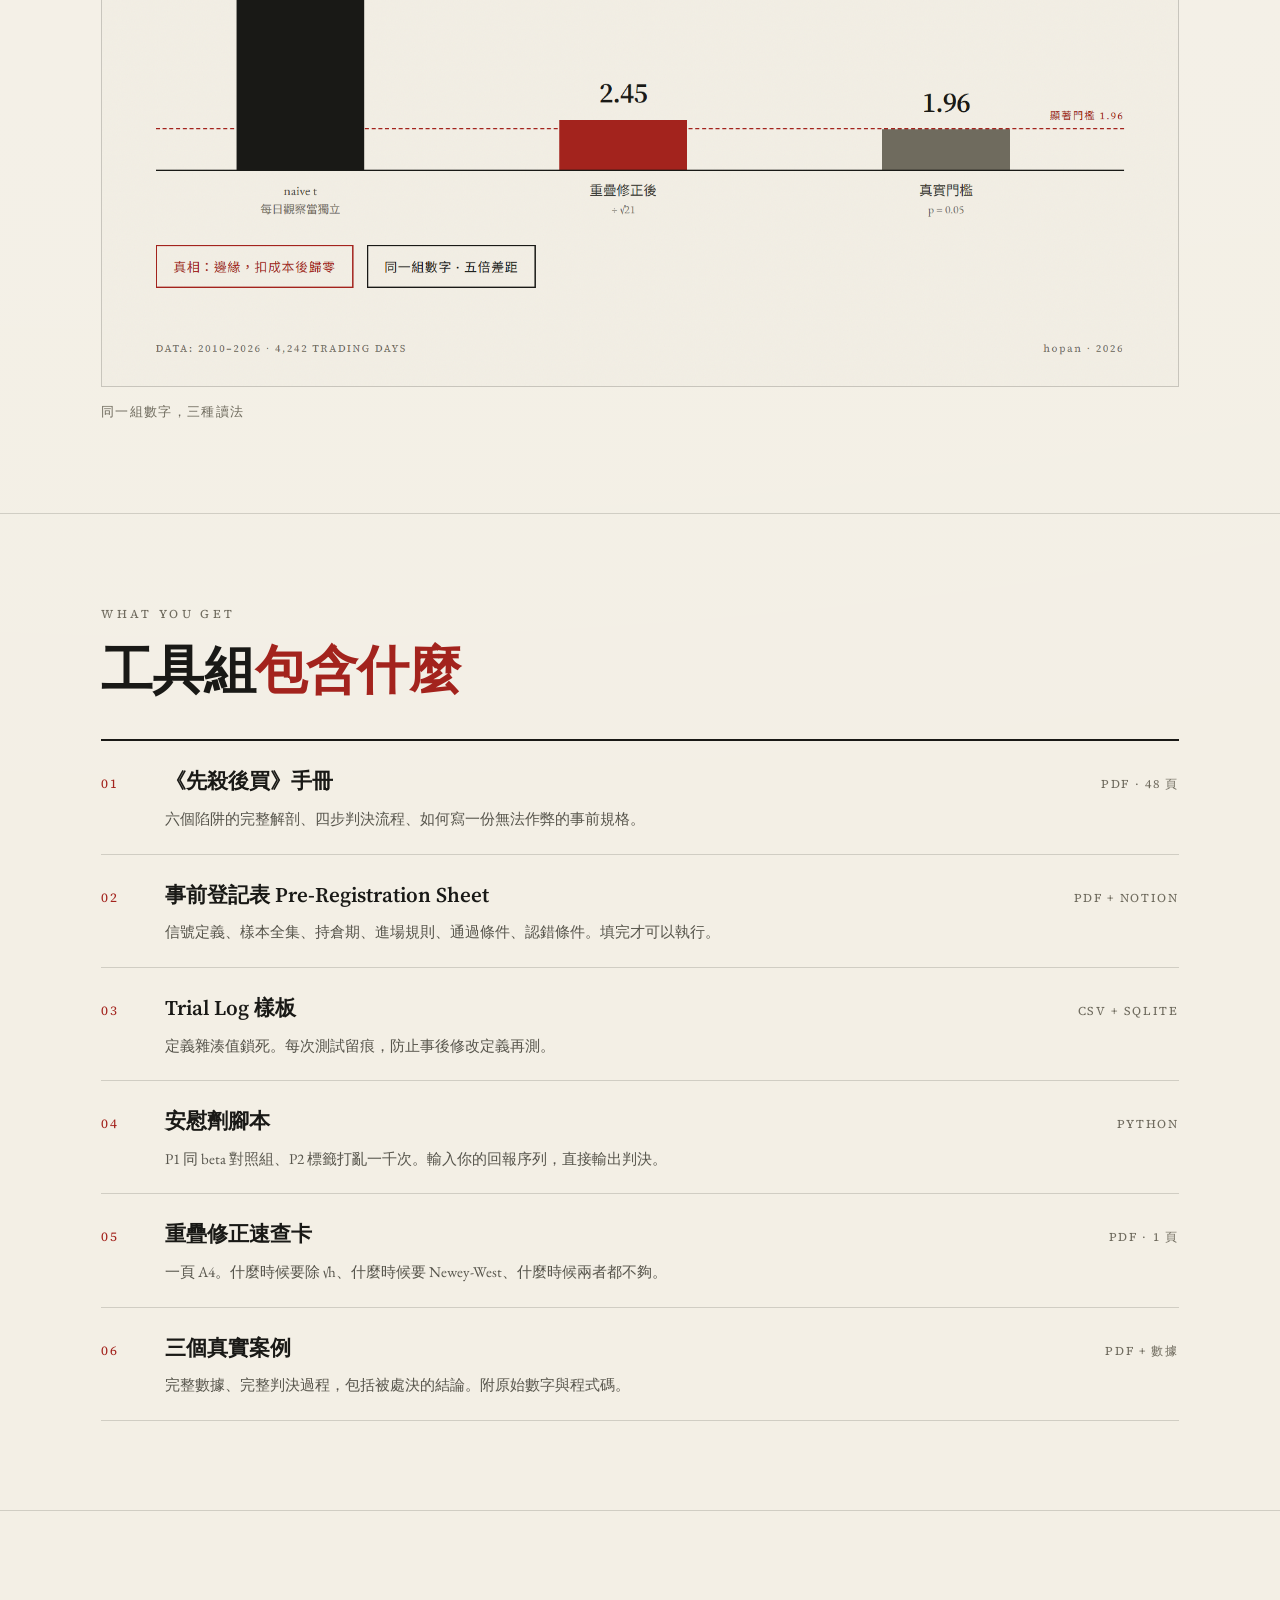
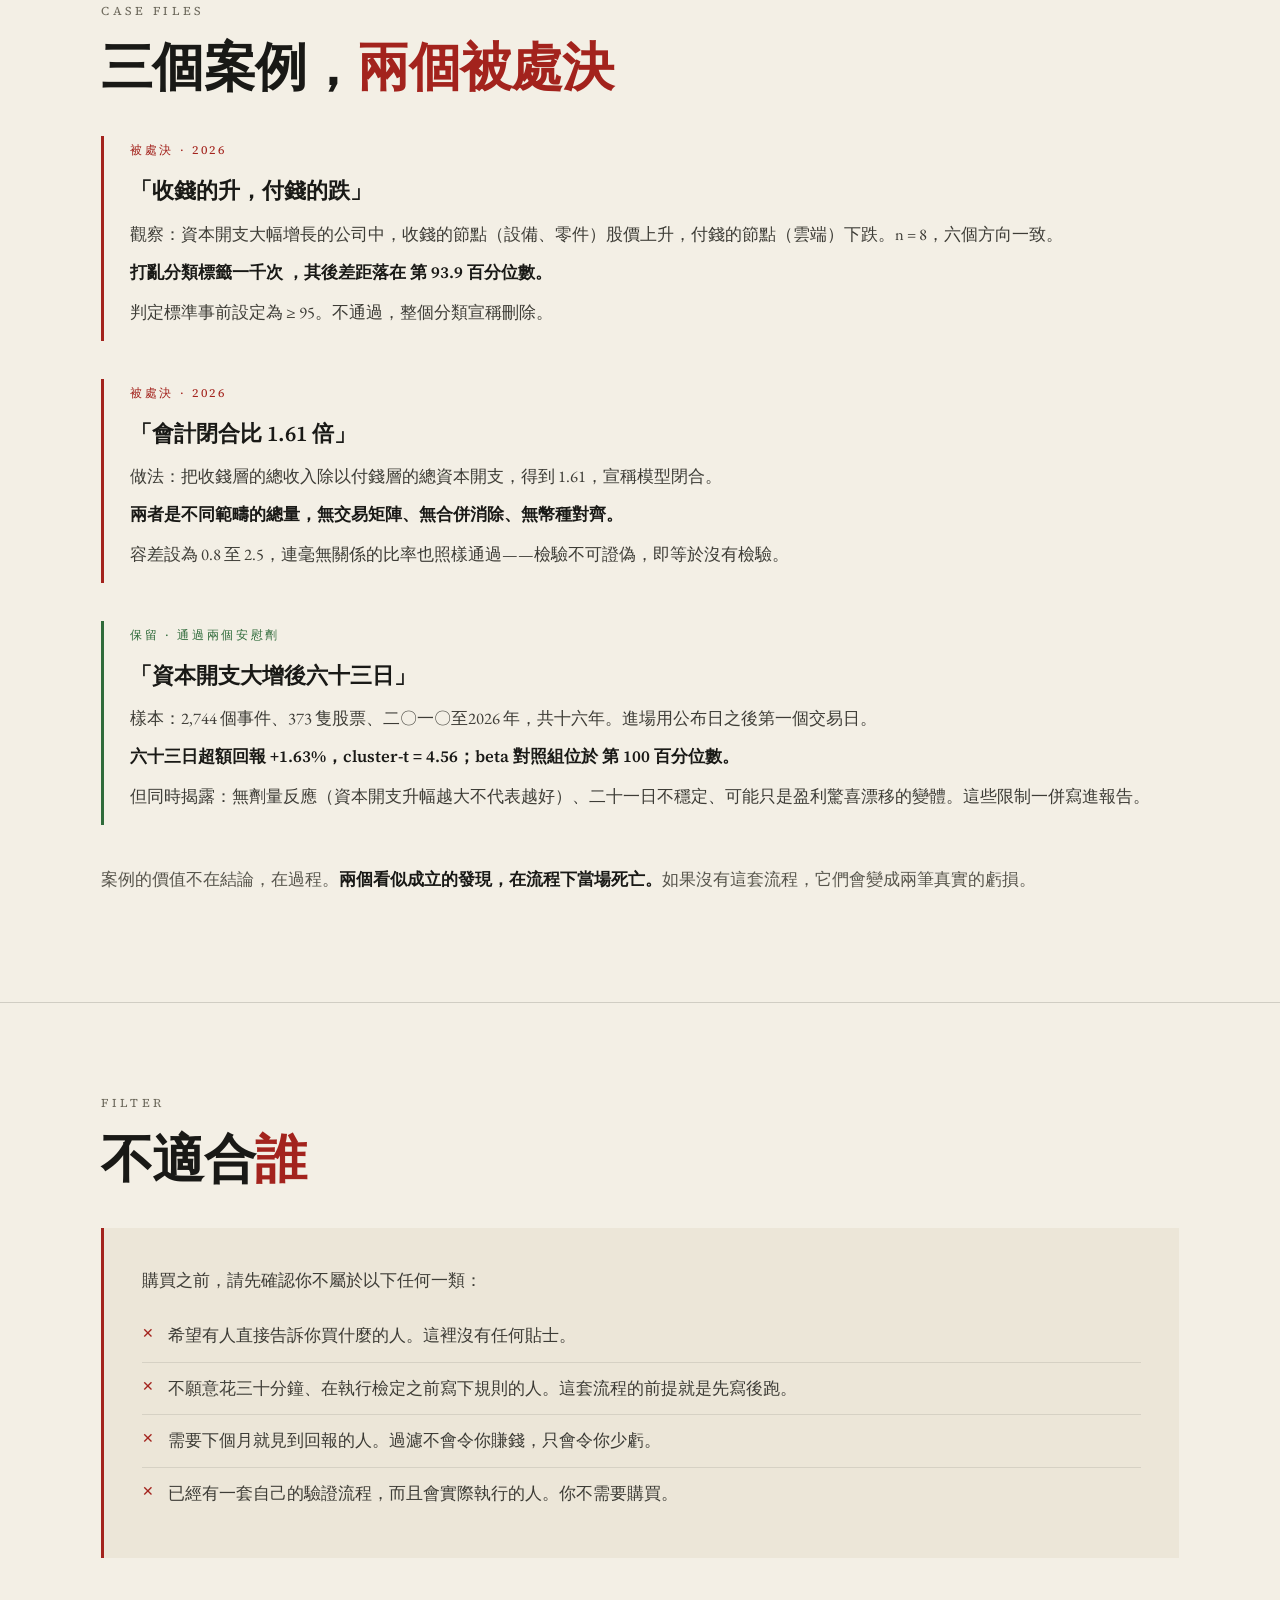
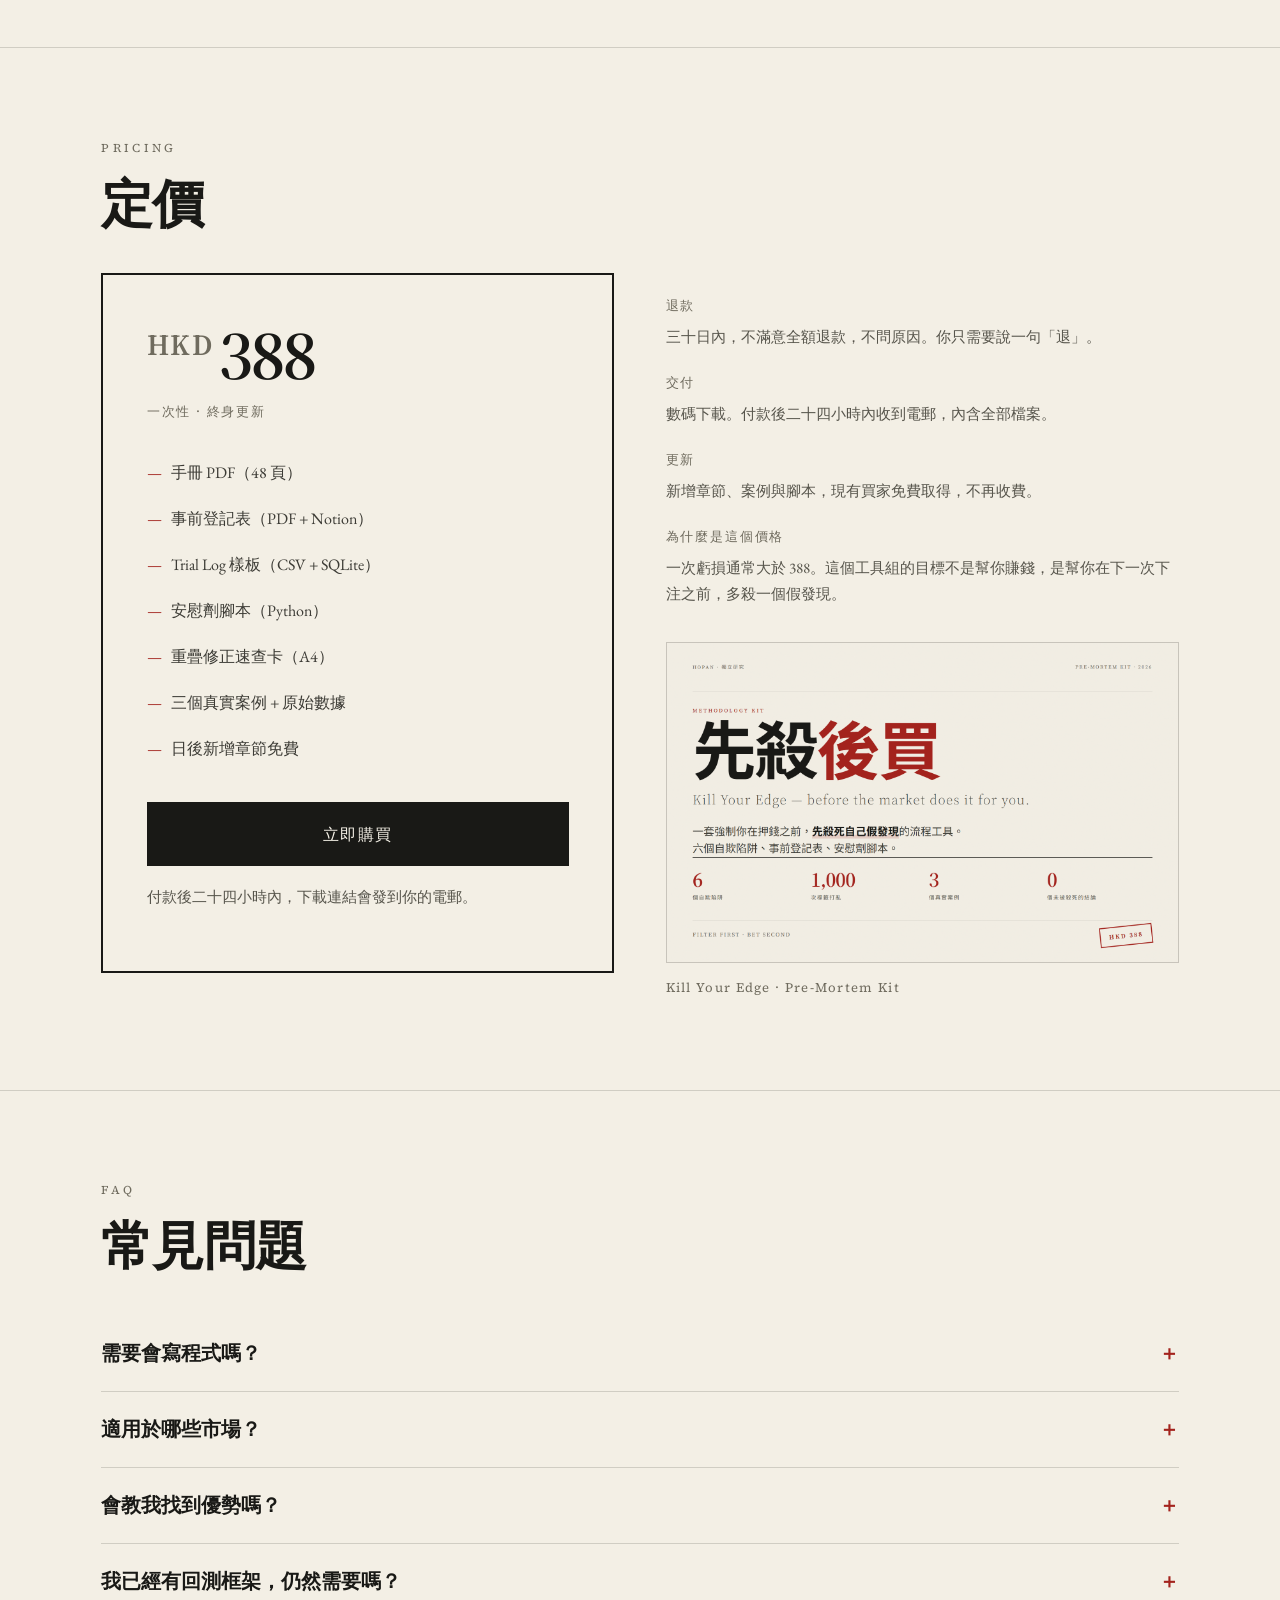
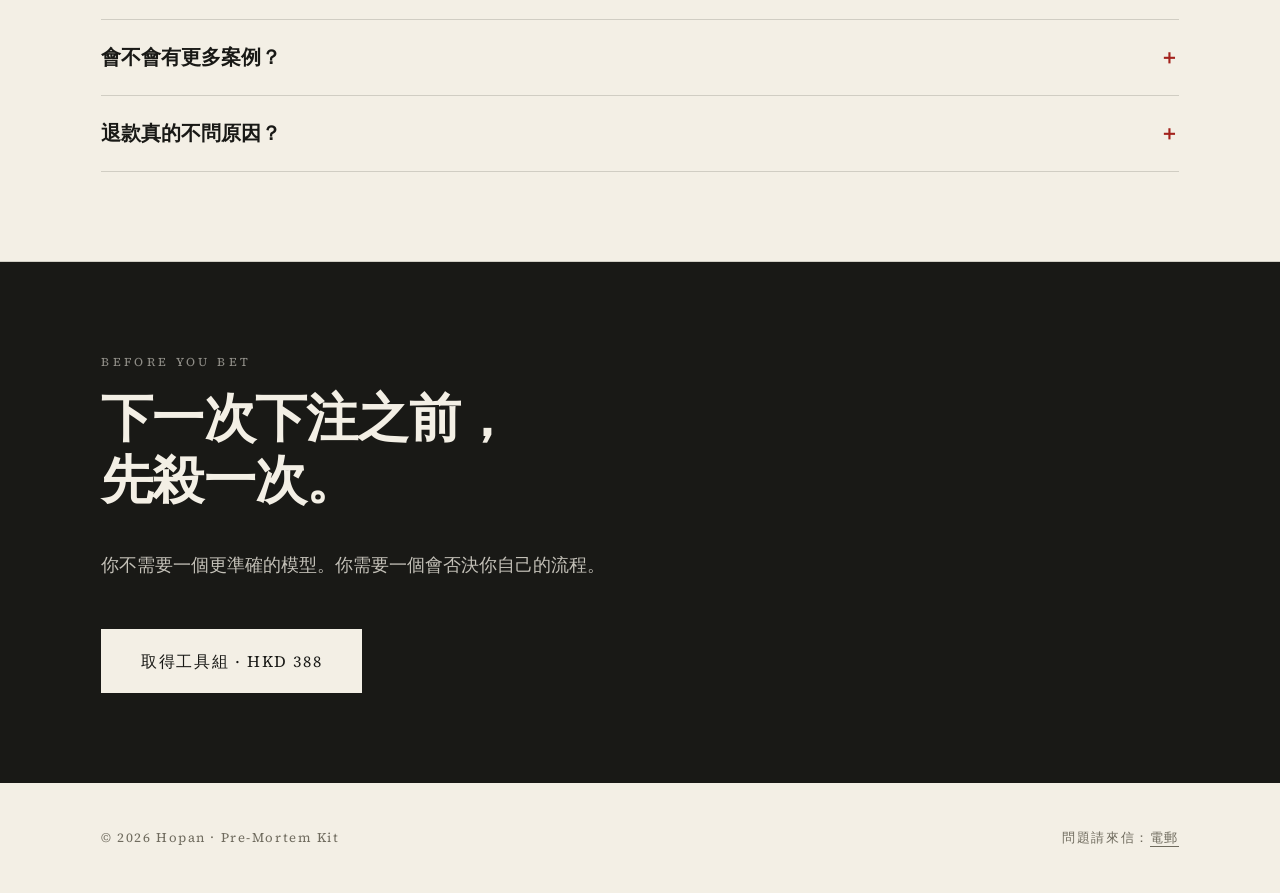
<file: product-premortem.html>
<!DOCTYPE html>
<html lang="zh-Hant">
<head>
<meta charset="utf-8">
<meta name="viewport" content="width=device-width,initial-scale=1">
<title>先殺後買 · Kill Your Edge——在押注之前，先殺死自己以為找到的優勢</title>
<meta name="description" content="一套強制你在押注之前殺死自己假發現的流程工具。六個自欺陷阱、事前登記表、安慰劑腳本、三個真實案例。HKD 388。">
<meta property="og:title" content="先殺後買 · Kill Your Edge">
<meta property="og:description" content="在押注之前，先殺死自己以為找到的優勢。">
<meta property="og:image" content="https://wus311125-cmd.github.io/images/01-cover.png">
<style>
@font-face{font-family:'SS4';src:url('fonts/source-serif-4-variable.ttf') format('truetype');font-weight:200 900;font-display:swap;}
@font-face{font-family:'EBG';src:url('fonts/eb-garamond-variable.ttf') format('truetype');font-weight:400 800;font-display:swap;}
:root{
  --ground:#f3efe5; --ground-2:#ece6d8; --ink:#191916; --ink-soft:#3d3c36;
  --ink-dim:#57554c; --ink-faint:#6f6b5e; --red:#a3231d; --red-soft:rgba(163,35,29,.10);
}
*{margin:0;padding:0;box-sizing:border-box;}
html{scroll-behavior:smooth;}
body{
  background:var(--ground); color:var(--ink);
  font-family:'EBG',Georgia,serif; font-size:18px; line-height:1.75;
  -webkit-font-smoothing:antialiased;
  background-image:radial-gradient(circle at 20% 0%,rgba(255,255,255,.5),transparent 55%);
}
::selection{background:var(--ink);color:var(--ground);}
a{color:inherit;text-decoration:none;}
.wrap{max-width:1180px;margin:0 auto;padding:0 clamp(20px,4vw,56px);}

header{
  position:sticky;top:0;z-index:50;background:rgba(243,239,229,.94);
  backdrop-filter:blur(8px);border-bottom:1px solid rgba(25,25,22,.16);
}
header .wrap{display:flex;align-items:center;justify-content:space-between;height:64px;}
.brand{display:flex;align-items:center;gap:12px;font-family:'SS4',serif;font-size:15px;letter-spacing:.18em;text-transform:uppercase;}
.dot{width:9px;height:9px;border-radius:50%;background:var(--red);display:inline-block;}
header nav{display:flex;gap:26px;align-items:center;font-family:'SS4',serif;font-size:14px;letter-spacing:.1em;color:var(--ink-dim);}
header nav a:hover{color:var(--red);}
.buy-mini{
  background:var(--ink);color:var(--ground);padding:9px 20px;border-radius:2px;
  font-family:'SS4',serif;font-size:14px;letter-spacing:.1em;transition:background .2s;
}
.buy-mini:hover{background:var(--red);color:var(--ground)!important;}

.hero{padding:clamp(56px,8vw,110px) 0 clamp(40px,6vw,70px);border-bottom:2px solid var(--ink);}
.dateline{display:flex;justify-content:space-between;font-family:'SS4',serif;font-size:12px;letter-spacing:.22em;text-transform:uppercase;color:var(--ink-faint);margin-bottom:clamp(30px,5vw,60px);}
.kicker{font-family:'SS4',serif;font-size:13px;letter-spacing:.3em;text-transform:uppercase;color:var(--red);margin-bottom:20px;}
h1{font-family:'SS4',serif;font-weight:600;font-size:clamp(56px,11vw,132px);line-height:.95;letter-spacing:-.03em;}
h1 .r{color:var(--red);}
.hero .en{font-family:'SS4',serif;font-size:clamp(18px,2.4vw,30px);font-weight:300;letter-spacing:.04em;color:var(--ink-soft);margin-top:22px;}
.hero .lede{font-size:clamp(18px,2vw,24px);line-height:1.7;color:var(--ink-soft);max-width:820px;margin-top:clamp(26px,4vw,44px);}
.hero .lede b{font-weight:600;color:var(--ink);box-shadow:inset 0 -.36em 0 var(--red-soft);}
.herocta{display:flex;gap:14px;align-items:center;flex-wrap:wrap;margin-top:clamp(30px,4vw,48px);}
.btn{
  display:inline-block;font-family:'SS4',serif;font-size:16px;letter-spacing:.1em;
  padding:16px 38px;border:2px solid var(--ink);transition:all .2s;
}
.btn.solid{background:var(--ink);color:var(--ground);}
.btn.solid:hover{background:var(--red);border-color:var(--red);}
.btn.ghost{background:transparent;color:var(--ink);}
.btn.ghost:hover{background:var(--ink);color:var(--ground);}
.price-tag{font-family:'SS4',serif;font-size:15px;letter-spacing:.12em;color:var(--ink-faint);margin-left:6px;}

section{padding:clamp(56px,7vw,96px) 0;border-bottom:1px solid rgba(25,25,22,.16);}
.eyebrow{font-family:'SS4',serif;font-size:12px;letter-spacing:.28em;text-transform:uppercase;color:var(--ink-faint);margin-bottom:14px;}
h2{font-family:'SS4',serif;font-size:clamp(30px,4.2vw,52px);font-weight:600;line-height:1.2;letter-spacing:-.015em;margin-bottom:clamp(22px,3vw,38px);}
h2 .r{color:var(--red);}
h3{font-family:'SS4',serif;font-size:clamp(20px,2.2vw,26px);font-weight:600;margin:44px 0 16px;letter-spacing:-.01em;}
p{margin-bottom:18px;color:var(--ink-soft);}
p.big{font-size:clamp(19px,2vw,23px);line-height:1.7;color:var(--ink-soft);}
p strong{color:var(--ink);font-weight:600;}
figure{margin:clamp(30px,4vw,52px) 0 0;}
figure img{width:100%;display:block;border:1px solid rgba(25,25,22,.2);}
figcaption{font-family:'SS4',serif;font-size:13px;letter-spacing:.1em;color:var(--ink-faint);margin-top:14px;}

.grid{display:grid;grid-template-columns:repeat(auto-fit,minmax(320px,1fr));gap:1px;background:rgba(25,25,22,.18);border:1px solid rgba(25,25,22,.18);margin-top:clamp(28px,4vw,44px);}
.card{background:var(--ground);padding:clamp(22px,2.6vw,34px);}
.card .n{font-family:'SS4',serif;font-size:34px;font-weight:600;color:var(--red);line-height:1;margin-bottom:14px;}
.card h4{font-family:'SS4',serif;font-size:19px;font-weight:600;margin-bottom:10px;}
.card p{font-size:16px;line-height:1.7;margin:0;color:var(--ink-dim);}

.inc{list-style:none;border-top:2px solid var(--ink);margin-top:clamp(24px,3vw,36px);}
.inc li{display:grid;grid-template-columns:46px 1fr auto;gap:18px;align-items:baseline;padding:22px 0;border-bottom:1px solid rgba(25,25,22,.16);}
.inc .no{font-family:'SS4',serif;font-size:13px;letter-spacing:.16em;color:var(--red);}
.inc .nm{font-family:'SS4',serif;font-size:clamp(17px,1.8vw,21px);font-weight:600;}
.inc .nm small{display:block;font-family:'EBG',serif;font-size:15px;font-weight:400;color:var(--ink-dim);margin-top:6px;line-height:1.7;}
.inc .fmt{font-family:'SS4',serif;font-size:12px;letter-spacing:.14em;text-transform:uppercase;color:var(--ink-faint);white-space:nowrap;}

.case{border-left:3px solid var(--ink);padding:4px 0 4px 26px;margin-bottom:38px;}
.case.killed{border-left-color:var(--red);}
.case .verdict{font-family:'SS4',serif;font-size:12px;letter-spacing:.22em;text-transform:uppercase;color:var(--red);margin-bottom:10px;}
.case.kept{border-left-color:#2f6b3a;}
.case.kept .verdict{color:#2f6b3a;}
.case h4{font-family:'SS4',serif;font-size:22px;font-weight:600;margin-bottom:10px;}
.case p{font-size:16.5px;margin-bottom:10px;}
.case .num{font-family:'SS4',serif;color:var(--ink);font-weight:600;}

.notfor{background:var(--ground-2);border-left:3px solid var(--red);padding:clamp(24px,3vw,38px);margin-top:clamp(24px,3vw,36px);}
.notfor ul{list-style:none;margin-top:14px;}
.notfor li{padding:11px 0 11px 26px;position:relative;font-size:17px;color:var(--ink-soft);border-bottom:1px solid rgba(25,25,22,.1);}
.notfor li:last-child{border-bottom:none;}
.notfor li::before{content:'✕';position:absolute;left:0;color:var(--red);font-family:'SS4',serif;font-size:14px;}

.pricing{display:grid;grid-template-columns:1fr 1fr;gap:clamp(24px,4vw,56px);align-items:start;}
.pricebox{border:2px solid var(--ink);padding:clamp(28px,3.4vw,44px);background:var(--ground);}
.pricebox .amt{font-family:'SS4',serif;font-size:clamp(48px,6vw,70px);font-weight:600;letter-spacing:-.03em;line-height:1;}
.pricebox .cur{font-size:.42em;vertical-align:super;letter-spacing:.05em;color:var(--ink-faint);margin-right:6px;}
.pricebox .note{font-family:'SS4',serif;font-size:13px;letter-spacing:.14em;color:var(--ink-faint);margin-top:12px;text-transform:uppercase;}
.pricebox ul{list-style:none;margin:26px 0 30px;}
.pricebox li{padding:9px 0 9px 24px;position:relative;font-size:16px;color:var(--ink-soft);}
.pricebox li::before{content:'—';position:absolute;left:0;color:var(--red);}
.pricebox .btn{display:block;text-align:center;}
.terms{font-size:15px;color:var(--ink-dim);}
.terms dt{font-family:'SS4',serif;font-size:13px;letter-spacing:.14em;text-transform:uppercase;color:var(--ink-faint);margin-top:22px;}
.terms dd{margin:6px 0 0;}

.faq details{border-bottom:1px solid rgba(25,25,22,.16);padding:20px 0;}
.faq summary{
  font-family:'SS4',serif;font-size:clamp(17px,1.9vw,20px);font-weight:600;cursor:pointer;
  list-style:none;display:flex;justify-content:space-between;gap:20px;align-items:baseline;
}
.faq summary::-webkit-details-marker{display:none;}
.faq summary::after{content:'＋';color:var(--red);font-size:20px;flex-shrink:0;}
.faq details[open] summary::after{content:'－';}
.faq details p{margin:14px 0 0;font-size:16.5px;}

.final{background:var(--ink);color:var(--ground);border-bottom:none;}
.final h2{color:var(--ground);}
.final p{color:rgba(243,239,229,.78);}
.final .btn.solid{background:var(--ground);color:var(--ink);border-color:var(--ground);}
.final .btn.solid:hover{background:var(--red);color:var(--ground);border-color:var(--red);}

footer{padding:44px 0;font-family:'SS4',serif;font-size:13px;letter-spacing:.12em;color:var(--ink-faint);}
footer .wrap{display:flex;justify-content:space-between;gap:20px;flex-wrap:wrap;}

@media(max-width:820px){
  .pricing{grid-template-columns:1fr;}
  header nav{display:none;}
  .inc li{grid-template-columns:34px 1fr;gap:12px;}
  .inc .fmt{grid-column:2;margin-top:6px;}
  .hero .dateline{flex-direction:column;gap:8px;}
}
</style>
</head>
<body>

<header>
  <div class="wrap">
    <a class="brand" href="index.html"><span class="dot"></span><span>Hopan</span></a>
    <nav aria-label="主導覽">
      <a href="index.html">關於</a>
      <a href="index.html#writing">文章</a>
      <a href="shop.html">商店</a>
      <a href="#includes">包含什麼</a>
      <a class="buy-mini" href="#pricing">購買</a>
    </nav>
  </div>
</header>

<section class="hero">
  <div class="wrap">
    <div class="dateline"><span>獨立研究 · 方法論工具</span><span>HKD 388 · 數碼下載</span></div>
    <div class="kicker">Pre-Mortem Kit</div>
    <h1>先殺<span class="r">後買</span></h1>
    <div class="en">Kill Your Edge — before the market does it for you.</div>
    <p class="lede">一套強制你在押注之前，<b>先殺死自己假發現</b>的流程工具。<br>六個自欺陷阱、事前登記表、安慰劑腳本、三個真實案例。</p>
    <div class="herocta">
      <a class="btn solid" href="#pricing">取得工具組</a>
      <a class="btn ghost" href="#includes">查看內容</a>
      <span class="price-tag">HKD 388 · 一次性 · 終身更新</span>
    </div>
  </div>
</section>

<section id="problem">
  <div class="wrap">
    <div class="eyebrow">The Problem</div>
    <h2>你以為找到優勢，<br>其實只是<span class="r">未做過濾</span></h2>
    <p class="big">你在試算表執行一次 t 檢定，看到 t = 11.2。你下注。然後虧損。</p>
    <p>問題不在於你不夠聰明。問題在於你的檢定流程漏了六樣東西，而每一樣都足以把一個雜訊信號，包裝成一個看起來非常顯著的發現。</p>
    <p>這個工具組不提供任何信號、任何貼士、任何選股方法。它只做一件事：<strong>在你押注之前，把你自己以為找到的優勢殺一次。</strong>殺不死的，才值得下注。</p>
    <p>所有案例來自真實研究紀錄。當中的數字沒有修改——包括被處決的那些。</p>
  </div>
</section>

<section id="traps">
  <div class="wrap">
    <div class="eyebrow">Chapter 01</div>
    <h2>六個<span class="r">自欺陷阱</span></h2>
    <div class="grid">
      <div class="card"><div class="n">01</div><h4>重疊窗口</h4><p>每日觀察、持倉二十一日，樣本互相重疊。naive t 算出 11.2，真實只有 2.45。4.6 倍差距，足以把雜訊變成重大發現。</p></div>
      <div class="card"><div class="n">02</div><h4>事後修改定義</h4><p>見到結果不對，改個方法再測一次。這是所有自欺的根源——你永遠會找到一個會通過的版本。</p></div>
      <div class="card"><div class="n">03</div><h4>假恆等式</h4><p>把兩個不同範疇的總量相除，得出一個「應該接近一」的比率。區間寬得連毫無關係的比率也照樣通過，於是檢驗不可證偽。</p></div>
      <div class="card"><div class="n">04</div><h4>無對照組</h4><p>八個觀察、六個方向一致、兩個反例，就宣稱已驗證。n = 8 的統計，檢定力等於零。</p></div>
      <div class="card"><div class="n">05</div><h4>分類無資訊</h4><p>你以為的分類有預測力。打亂標籤一千次之後，真實組合落在 第 93.9 百分位數——需要 95 才過關，即與隨機無分別。</p></div>
      <div class="card"><div class="n">06</div><h4>存活偏差</h4><p>用今日的指數成分股回測2010 年。你測量的不是市場，是「活到今日的贏家」。任何信號都會看起來有效。</p></div>
    </div>
    <figure>
      <img src="images/02-traps.png" alt="六個自欺陷阱一覽表" loading="lazy">
      <figcaption>手冊內頁 · 六個陷阱與當日實例</figcaption>
    </figure>
  </div>
</section>

<section id="method">
  <div class="wrap">
    <div class="eyebrow">Chapter 02</div>
    <h2>四步<span class="r">判決流程</span></h2>
    <p class="big">執行之前預先鎖定，執行完畢不得修改。任何一步偷懶，後面全部作廢。</p>
    <figure>
      <img src="images/04-flow.png" alt="四步判決流程圖" loading="lazy">
      <figcaption>預先鎖定規格 → PIT 對齊 → 兩個安慰劑 → 按規則判決</figcaption>
    </figure>
    <h3>為什麼要預先鎖定</h3>
    <p>因為人的記憶不可信。當你見到結果不如預期，你會不自覺地想起「我本來就想測另一個版本」。把定義取雜湊值鎖進 trial log，日後無法聲稱自己本來是這樣想。</p>
    <h3>為什麼要 PIT 對齊</h3>
    <p>財務報表期末與公布日相差三十至六十日。用期末日回測，等於用一個當時尚未公開的數字做決策。這個錯誤不會令結果變差——它會令結果變好，而且好得不真實。</p>
    <h3>為什麼安慰劑比回測重要</h3>
    <p>回測告訴你「這個信號在歷史上賺錢」。安慰劑告訴你「這個信號是否比隨機好」。前者可以用一千種方法造假，後者只有一個答案。</p>
    <figure>
      <img src="images/03-tstat.png" alt="naive t 11.2 對比重疊修正後 2.45" loading="lazy">
      <figcaption>同一組數字，三種讀法</figcaption>
    </figure>
  </div>
</section>

<section id="includes">
  <div class="wrap">
    <div class="eyebrow">What You Get</div>
    <h2>工具組<span class="r">包含什麼</span></h2>
    <ul class="inc">
      <li><span class="no">01</span><span class="nm">《先殺後買》手冊<small>六個陷阱的完整解剖、四步判決流程、如何寫一份無法作弊的事前規格。</small></span><span class="fmt">PDF · 48 頁</span></li>
      <li><span class="no">02</span><span class="nm">事前登記表 Pre-Registration Sheet<small>信號定義、樣本全集、持倉期、進場規則、通過條件、認錯條件。填完才可以執行。</small></span><span class="fmt">PDF + Notion</span></li>
      <li><span class="no">03</span><span class="nm">Trial Log 樣板<small>定義雜湊值鎖死。每次測試留痕，防止事後修改定義再測。</small></span><span class="fmt">CSV + SQLite</span></li>
      <li><span class="no">04</span><span class="nm">安慰劑腳本<small>P1 同 beta 對照組、P2 標籤打亂一千次。輸入你的回報序列，直接輸出判決。</small></span><span class="fmt">Python</span></li>
      <li><span class="no">05</span><span class="nm">重疊修正速查卡<small>一頁 A4。什麼時候要除 √h、什麼時候要 Newey-West、什麼時候兩者都不夠。</small></span><span class="fmt">PDF · 1 頁</span></li>
      <li><span class="no">06</span><span class="nm">三個真實案例<small>完整數據、完整判決過程，包括被處決的結論。附原始數字與程式碼。</small></span><span class="fmt">PDF + 數據</span></li>
    </ul>
  </div>
</section>

<section id="cases">
  <div class="wrap">
    <div class="eyebrow">Case Files</div>
    <h2>三個案例，<span class="r">兩個被處決</span></h2>

    <div class="case killed">
      <div class="verdict">被處決 · 2026</div>
      <h4>「收錢的升，付錢的跌」</h4>
      <p>觀察：資本開支大幅增長的公司中，收錢的節點（設備、零件）股價上升，付錢的節點（雲端）下跌。n = 8，六個方向一致。</p>
      <p class="num">打亂分類標籤一千次 ，其後差距落在 第 93.9 百分位數。</p>
      <p>判定標準事前設定為 ≥ 95。不通過，整個分類宣稱刪除。</p>
    </div>

    <div class="case killed">
      <div class="verdict">被處決 · 2026</div>
      <h4>「會計閉合比 1.61 倍」</h4>
      <p>做法：把收錢層的總收入除以付錢層的總資本開支，得到 1.61，宣稱模型閉合。</p>
      <p class="num">兩者是不同範疇的總量，無交易矩陣、無合併消除、無幣種對齊。</p>
      <p>容差設為 0.8 至 2.5，連毫無關係的比率也照樣通過——檢驗不可證偽，即等於沒有檢驗。</p>
    </div>

    <div class="case kept">
      <div class="verdict">保留 · 通過兩個安慰劑</div>
      <h4>「資本開支大增後六十三日」</h4>
      <p>樣本：2,744 個事件、373 隻股票、二〇一〇至2026 年，共十六年。進場用公布日之後第一個交易日。</p>
      <p class="num">六十三日超額回報 +1.63%，cluster-t = 4.56；beta 對照組位於 第 100 百分位數。</p>
      <p>但同時揭露：無劑量反應（資本開支升幅越大不代表越好）、二十一日不穩定、可能只是盈利驚喜漂移的變體。這些限制一併寫進報告。</p>
    </div>

    <p style="margin-top:40px;font-size:17px;color:var(--ink-dim);">案例的價值不在結論，在過程。<strong>兩個看似成立的發現，在流程下當場死亡。</strong>如果沒有這套流程，它們會變成兩筆真實的虧損。</p>
  </div>
</section>

<section id="notfor">
  <div class="wrap">
    <div class="eyebrow">Filter</div>
    <h2>不適合<span class="r">誰</span></h2>
    <div class="notfor">
      <p style="margin:0;font-size:17px;">購買之前，請先確認你不屬於以下任何一類：</p>
      <ul>
        <li>希望有人直接告訴你買什麼的人。這裡沒有任何貼士。</li>
        <li>不願意花三十分鐘、在執行檢定之前寫下規則的人。這套流程的前提就是先寫後跑。</li>
        <li>需要下個月就見到回報的人。過濾不會令你賺錢，只會令你少虧。</li>
        <li>已經有一套自己的驗證流程，而且會實際執行的人。你不需要購買。</li>
      </ul>
    </div>
  </div>
</section>

<section id="pricing">
  <div class="wrap">
    <div class="eyebrow">Pricing</div>
    <h2>定價</h2>
    <div class="pricing">
      <div class="pricebox">
        <div class="amt"><span class="cur">HKD</span>388</div>
        <div class="note">一次性 · 終身更新</div>
        <ul>
          <li>手冊 PDF（48 頁）</li>
          <li>事前登記表（PDF + Notion）</li>
          <li>Trial Log 樣板（CSV + SQLite）</li>
          <li>安慰劑腳本（Python）</li>
          <li>重疊修正速查卡（A4）</li>
          <li>三個真實案例 + 原始數據</li>
          <li>日後新增章節免費</li>
        </ul>
        <!-- 收款連結：把下面 href 換成你的 Stripe Payment Link / Gumroad / PayMe -->
        <a class="btn solid" href="#PAYMENT_LINK_HERE" id="buybtn">立即購買</a>
        <p class="terms" style="margin-top:18px;">付款後二十四小時內，下載連結會發到你的電郵。</p>
      </div>
      <div>
        <dl class="terms">
          <dt>退款</dt>
          <dd>三十日內，不滿意全額退款，不問原因。你只需要說一句「退」。</dd>
          <dt>交付</dt>
          <dd>數碼下載。付款後二十四小時內收到電郵，內含全部檔案。</dd>
          <dt>更新</dt>
          <dd>新增章節、案例與腳本，現有買家免費取得，不再收費。</dd>
          <dt>為什麼是這個價格</dt>
          <dd>一次虧損通常大於 388。這個工具組的目標不是幫你賺錢，是幫你在下一次下注之前，多殺一個假發現。</dd>
        </dl>
        <figure style="margin-top:34px;">
          <img src="images/01-cover.png" alt="先殺後買封面" loading="lazy">
          <figcaption>Kill Your Edge · Pre-Mortem Kit</figcaption>
        </figure>
      </div>
    </div>
  </div>
</section>

<section id="faq">
  <div class="wrap">
    <div class="eyebrow">FAQ</div>
    <h2>常見問題</h2>
    <div class="faq">
      <details><summary>需要會寫程式嗎？</summary><p>手冊、表格、速查卡完全不需要。安慰劑腳本需要基本 Python 執行能力（安裝、執行一個 .py 檔），手冊內有逐步指示。</p></details>
      <details><summary>適用於哪些市場？</summary><p>任何有連續價格序列的市場。案例使用美股與台股，方法本身與市場無關。</p></details>
      <details><summary>會教我找到優勢嗎？</summary><p>不會。這個工具組只教你殺死假的優勢。真正的優勢要你自己尋找——而它通常來自你願意付出、而別人不願意付出的成本。</p></details>
      <details><summary>我已經有回測框架，仍然需要嗎？</summary><p>你需要的是安慰劑與事前登記這兩部分。大部分回測框架擅長計算回報，不擅長證明這個報酬不是隨機。你可以只買這兩章。</p></details>
      <details><summary>會不會有更多案例？</summary><p>會。每次研究有新案例（包括失敗的），會免費加入，現有買家自動收到更新。</p></details>
      <details><summary>退款真的不問原因？</summary><p>真的。三十日內說一句「退」，全額退。這條規則的目的是降低你的決策成本——買錯的成本不應該高於買對的價值。</p></details>
    </div>
  </div>
</section>

<section class="final">
  <div class="wrap">
    <div class="eyebrow" style="color:rgba(243,239,229,.55)">Before You Bet</div>
    <h2>下一次下注之前，<br>先殺一次。</h2>
    <p style="max-width:640px;font-size:18px;">你不需要一個更準確的模型。你需要一個會否決你自己的流程。</p>
    <div class="herocta">
      <a class="btn solid" href="#PAYMENT_LINK_HERE">取得工具組 · HKD 388</a>
    </div>
  </div>
</section>

<footer>
  <div class="wrap">
    <span>© 2026 Hopan · Pre-Mortem Kit</span>
    <span>問題請來信：<a href="mailto:hello@example.com" style="border-bottom:1px solid var(--ink-faint)">電郵</a></span>
  </div>
</footer>

</body>
</html>
</file>
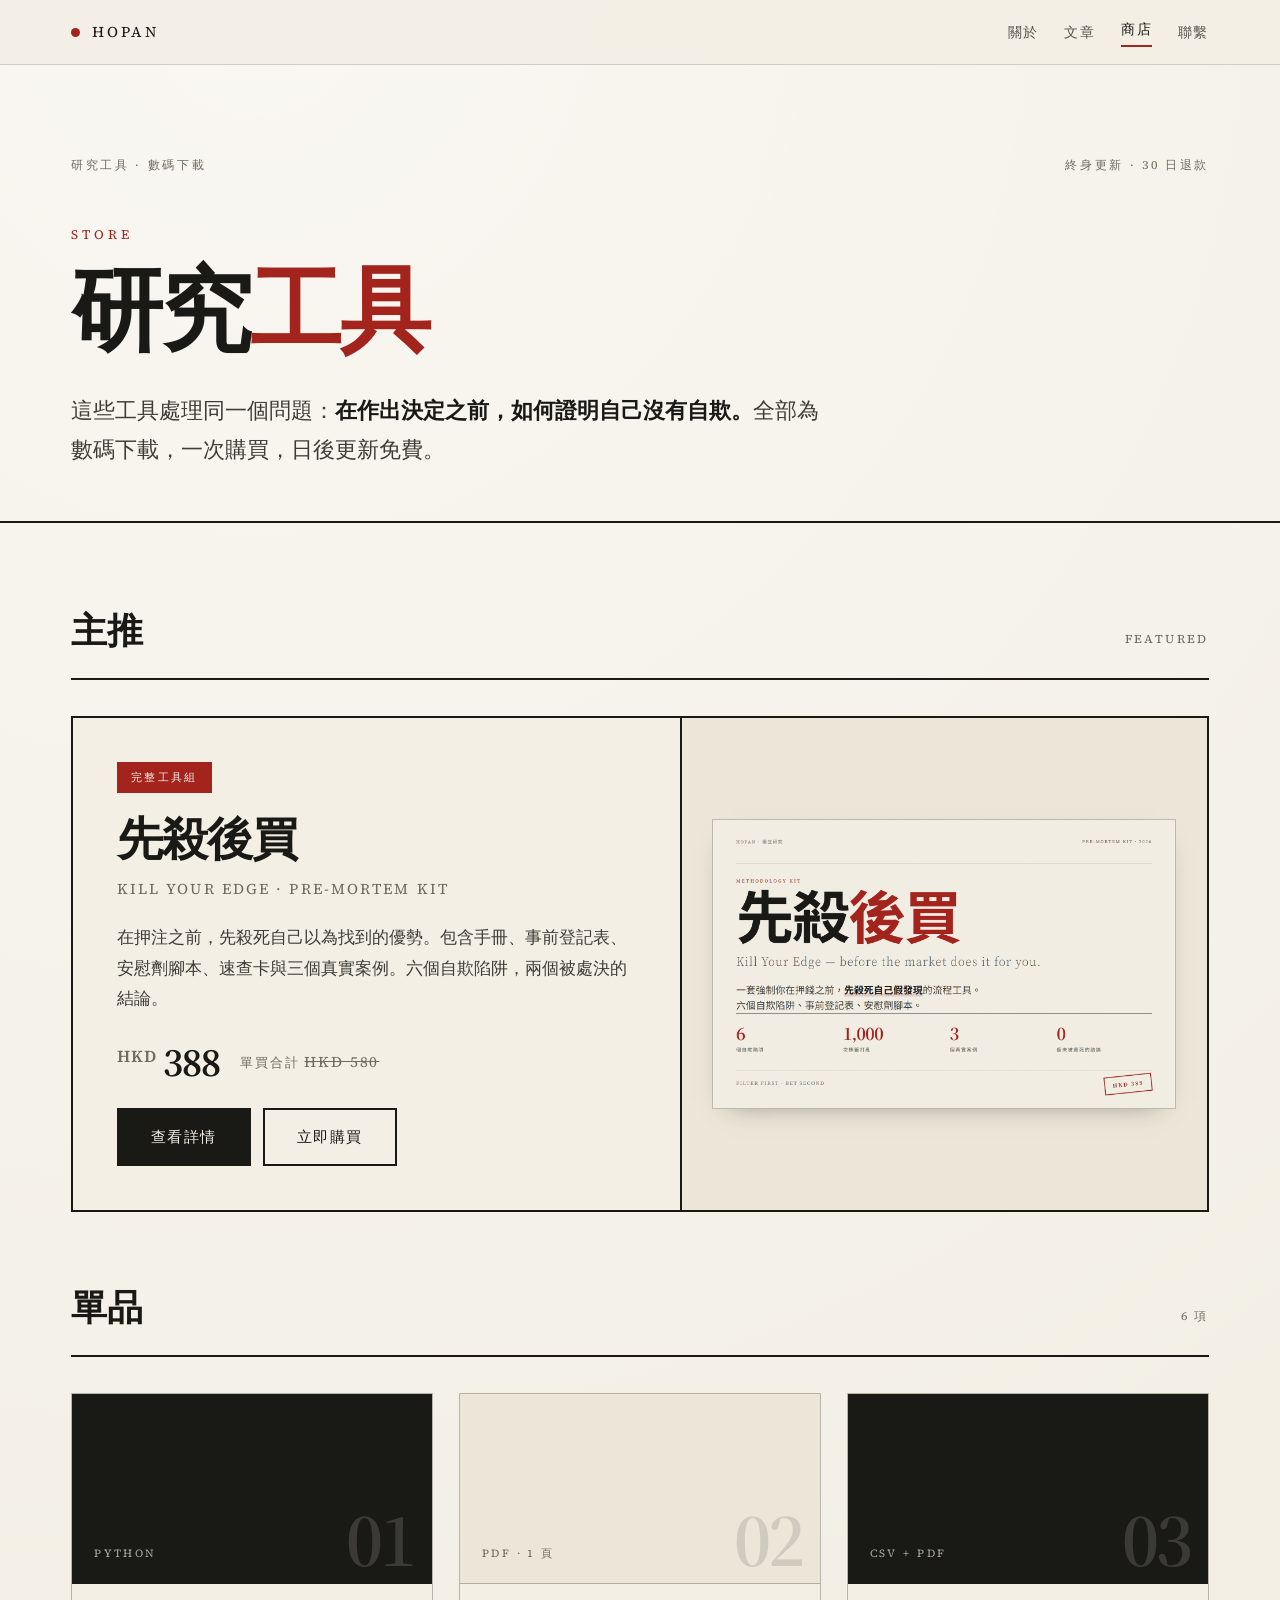
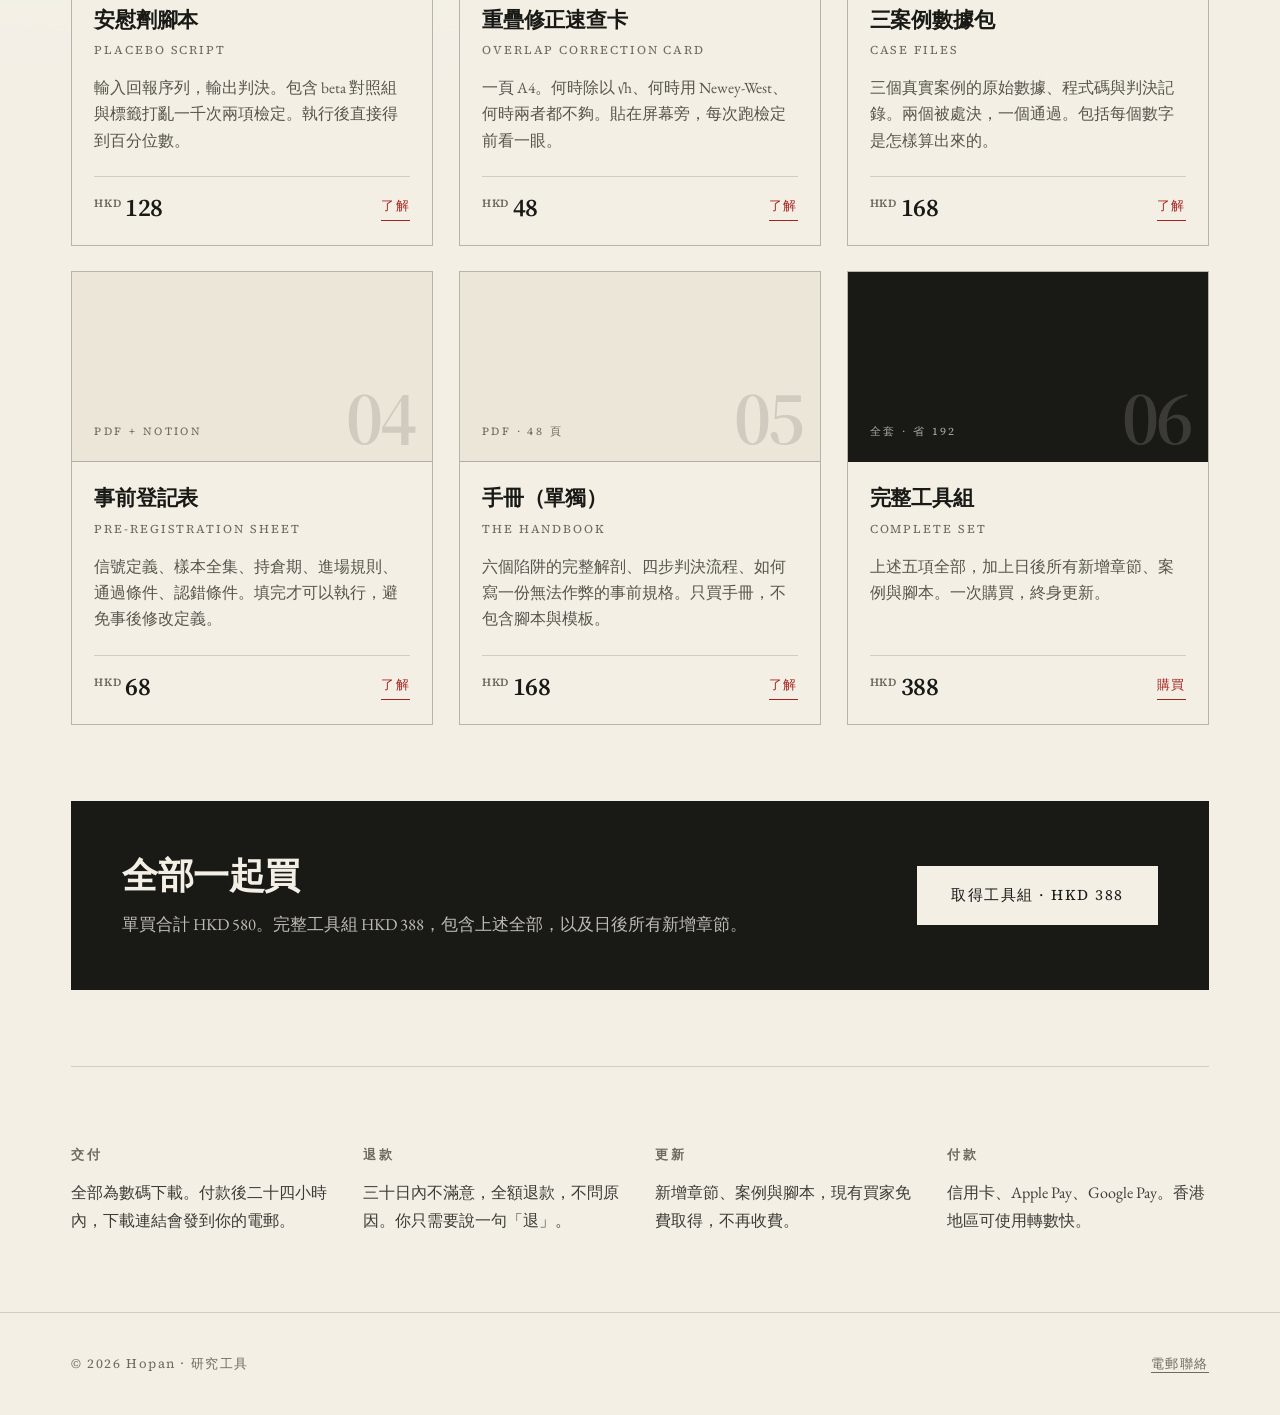
<file: shop.html>
<!DOCTYPE html>
<html lang="zh-Hant">
<head>
<meta charset="utf-8">
<meta name="viewport" content="width=device-width,initial-scale=1">
<title>商店 · Hopan 研究工具</title>
<meta name="description" content="研究工具商店。手冊、腳本、模板與數據包，全部為數碼下載，一次購買，終身更新。">
<meta property="og:title" content="商店 · Hopan 研究工具">
<meta property="og:description" content="在作出決定之前，先證明自己沒有自欺。">
<meta property="og:image" content="https://wus311125-cmd.github.io/images/01-cover.png">
<style>
@font-face{font-family:'SS4';src:url('fonts/source-serif-4-variable.ttf') format('truetype');font-weight:200 900;font-display:swap;}
@font-face{font-family:'EBG';src:url('fonts/eb-garamond-variable.ttf') format('truetype');font-weight:400 800;font-display:swap;}
:root{
  --ground:#f3efe5; --ground-2:#ece6d8; --ink:#191916; --ink-soft:#3d3c36;
  --ink-dim:#57554c; --ink-faint:#6f6b5e; --red:#a3231d; --red-soft:rgba(163,35,29,.10);
}
*{margin:0;padding:0;box-sizing:border-box;}
html{scroll-behavior:smooth;}
body{
  background:var(--ground); color:var(--ink);
  font-family:'EBG',Georgia,serif; font-size:18px; line-height:1.75;
  -webkit-font-smoothing:antialiased;
  background-image:radial-gradient(circle at 20% 0%,rgba(255,255,255,.5),transparent 55%);
}
::selection{background:var(--ink);color:var(--ground);}
a{color:inherit;text-decoration:none;}
.wrap{max-width:1240px;margin:0 auto;padding:0 clamp(20px,4vw,56px);}

/* ── header ── */
header{
  position:sticky;top:0;z-index:50;background:rgba(243,239,229,.94);
  backdrop-filter:blur(8px);border-bottom:1px solid rgba(25,25,22,.16);
}
header .wrap{display:flex;align-items:center;justify-content:space-between;height:64px;}
.brand{display:flex;align-items:center;gap:12px;font-family:'SS4',serif;font-size:15px;letter-spacing:.18em;text-transform:uppercase;}
.dot{width:9px;height:9px;border-radius:50%;background:var(--red);display:inline-block;}
header nav{display:flex;gap:26px;align-items:center;font-family:'SS4',serif;font-size:14px;letter-spacing:.1em;color:var(--ink-dim);}
header nav a:hover{color:var(--red);}
header nav a.here{color:var(--ink);border-bottom:2px solid var(--red);padding-bottom:3px;}

/* ── store hero ── */
.storehero{padding:clamp(56px,7vw,96px) 0 clamp(34px,4vw,52px);border-bottom:2px solid var(--ink);}
.dateline{display:flex;justify-content:space-between;font-family:'SS4',serif;font-size:12px;letter-spacing:.22em;text-transform:uppercase;color:var(--ink-faint);margin-bottom:clamp(28px,4vw,48px);}
.kicker{font-family:'SS4',serif;font-size:13px;letter-spacing:.3em;text-transform:uppercase;color:var(--red);margin-bottom:18px;}
h1{font-family:'SS4',serif;font-weight:600;font-size:clamp(44px,7.5vw,92px);line-height:1;letter-spacing:-.03em;}
h1 .r{color:var(--red);}
.storehero .lede{font-size:clamp(17px,1.9vw,22px);line-height:1.75;color:var(--ink-soft);max-width:760px;margin-top:clamp(24px,3vw,36px);}
.storehero .lede strong{color:var(--ink);font-weight:600;}

/* ── section head ── */
.sect{padding:clamp(48px,6vw,80px) 0 0;}
.secthead{display:flex;justify-content:space-between;align-items:baseline;gap:20px;border-bottom:2px solid var(--ink);padding-bottom:16px;margin-bottom:clamp(24px,3vw,36px);}
.secthead h2{font-family:'SS4',serif;font-size:clamp(24px,3vw,36px);font-weight:600;letter-spacing:-.015em;}
.secthead span{font-family:'SS4',serif;font-size:12px;letter-spacing:.2em;text-transform:uppercase;color:var(--ink-faint);white-space:nowrap;}

/* ── featured card ── */
.feat{
  display:grid;grid-template-columns:1.15fr 1fr;gap:0;border:2px solid var(--ink);
  background:var(--ground);margin-bottom:clamp(44px,5vw,72px);
}
.feat .txt{padding:clamp(26px,3.4vw,46px);display:flex;flex-direction:column;justify-content:center;}
.feat .badge{
  align-self:flex-start;font-family:'SS4',serif;font-size:11px;letter-spacing:.22em;text-transform:uppercase;
  background:var(--red);color:var(--ground);padding:6px 14px;margin-bottom:20px;
}
.feat h3{font-family:'SS4',serif;font-size:clamp(30px,3.6vw,46px);font-weight:600;line-height:1.15;letter-spacing:-.02em;}
.feat .en{font-family:'SS4',serif;font-size:15px;letter-spacing:.14em;color:var(--ink-faint);margin-top:10px;text-transform:uppercase;}
.feat p{font-size:17px;color:var(--ink-soft);line-height:1.8;margin-top:20px;}
.feat .meta{display:flex;align-items:baseline;gap:20px;margin-top:28px;flex-wrap:wrap;}
.feat .p{font-family:'SS4',serif;font-size:40px;font-weight:600;letter-spacing:-.02em;line-height:1;}
.feat .p small{font-size:.42em;letter-spacing:.06em;color:var(--ink-faint);margin-right:6px;vertical-align:super;}
.feat .was{font-family:'SS4',serif;font-size:15px;color:var(--ink-faint);text-decoration:line-through;}
.feat .cover{border-left:2px solid var(--ink);display:flex;align-items:center;justify-content:center;padding:clamp(18px,2.4vw,34px);background:var(--ground-2);min-height:340px;}
.feat .cover img{width:100%;height:auto;display:block;border:1px solid rgba(25,25,22,.22);box-shadow:0 10px 26px -18px rgba(25,25,22,.6);}

/* ── buttons ── */
.btn{
  display:inline-block;font-family:'SS4',serif;font-size:15px;letter-spacing:.1em;
  padding:14px 32px;border:2px solid var(--ink);transition:all .2s;text-align:center;
}
.btn.solid{background:var(--ink);color:var(--ground);}
.btn.solid:hover{background:var(--red);border-color:var(--red);}
.btn.ghost:hover{background:var(--ink);color:var(--ground);}

/* ── product grid ── */
.grid{display:grid;grid-template-columns:repeat(auto-fill,minmax(300px,1fr));gap:clamp(18px,2vw,28px);}
.pcard{
  border:1px solid rgba(25,25,22,.28);background:var(--ground);display:flex;flex-direction:column;
  transition:transform .22s ease,box-shadow .22s ease,border-color .22s;
}
.pcard:hover{transform:translateY(-4px);box-shadow:0 14px 34px -18px rgba(25,25,22,.5);border-color:var(--ink);}
.pcard .cov{
  height:190px;border-bottom:1px solid rgba(25,25,22,.28);position:relative;overflow:hidden;
  display:flex;align-items:flex-end;padding:20px 22px;background:var(--ground-2);
}
.pcard .cov.dark{background:var(--ink);}
.pcard .cov img{position:absolute;inset:0;width:100%;height:100%;object-fit:cover;}
.pcard .cov .tag{
  position:relative;font-family:'SS4',serif;font-size:11px;letter-spacing:.22em;text-transform:uppercase;
  color:var(--ink-faint);
}
.pcard .cov.dark .tag{color:rgba(243,239,229,.65);}
.pcard .cov .big{
  position:absolute;right:18px;bottom:6px;font-family:'SS4',serif;font-size:76px;font-weight:600;
  line-height:1;color:rgba(25,25,22,.13);letter-spacing:-.04em;
}
.pcard .cov.dark .big{color:rgba(243,239,229,.16);}
.pcard .bd{padding:22px 22px 24px;display:flex;flex-direction:column;flex:1;}
.pcard h4{font-family:'SS4',serif;font-size:21px;font-weight:600;line-height:1.3;letter-spacing:-.01em;}
.pcard .sub{font-family:'SS4',serif;font-size:12px;letter-spacing:.16em;text-transform:uppercase;color:var(--ink-faint);margin-top:7px;}
.pcard p{font-size:15.5px;line-height:1.7;color:var(--ink-dim);margin-top:14px;flex:1;}
.pcard .foot{display:flex;align-items:center;justify-content:space-between;gap:14px;margin-top:22px;padding-top:18px;border-top:1px solid rgba(25,25,22,.16);}
.pcard .price{font-family:'SS4',serif;font-size:25px;font-weight:600;letter-spacing:-.02em;line-height:1;}
.pcard .price small{font-size:.44em;letter-spacing:.06em;color:var(--ink-faint);margin-right:4px;vertical-align:super;}
.pcard .go{
  font-family:'SS4',serif;font-size:13px;letter-spacing:.12em;text-transform:uppercase;
  border-bottom:1px solid var(--red);color:var(--red);padding-bottom:2px;white-space:nowrap;
}
.pcard:hover .go{color:var(--ink);border-color:var(--ink);}

/* ── bundle band ── */
.bundle{
  margin-top:clamp(48px,6vw,80px);background:var(--ink);color:var(--ground);
  padding:clamp(30px,4vw,52px);display:grid;grid-template-columns:1fr auto;gap:clamp(24px,4vw,48px);align-items:center;
}
.bundle h3{font-family:'SS4',serif;font-size:clamp(24px,3vw,36px);font-weight:600;line-height:1.25;letter-spacing:-.015em;}
.bundle p{color:rgba(243,239,229,.76);font-size:16.5px;margin-top:12px;max-width:640px;}
.bundle .btn.solid{background:var(--ground);color:var(--ink);border-color:var(--ground);white-space:nowrap;}
.bundle .btn.solid:hover{background:var(--red);color:var(--ground);border-color:var(--red);}

/* ── notes ── */
.notes{padding:clamp(52px,6vw,84px) 0;border-top:1px solid rgba(25,25,22,.16);margin-top:clamp(52px,6vw,84px);}
.notes .cols{display:grid;grid-template-columns:repeat(auto-fit,minmax(200px,1fr));gap:clamp(22px,2.4vw,36px);}
.notes h5{font-family:'SS4',serif;font-size:13px;letter-spacing:.2em;text-transform:uppercase;color:var(--ink-faint);margin-bottom:12px;}
.notes p{font-size:16px;line-height:1.75;color:var(--ink-soft);}

footer{padding:40px 0;border-top:1px solid rgba(25,25,22,.16);font-family:'SS4',serif;font-size:13px;letter-spacing:.12em;color:var(--ink-faint);}
footer .wrap{display:flex;justify-content:space-between;gap:20px;flex-wrap:wrap;}

@media(max-width:900px){
  .feat{grid-template-columns:1fr;}
  .feat .cover{border-left:none;border-top:2px solid var(--ink);order:-1;min-height:220px;}
  .bundle{grid-template-columns:1fr;}
  header nav{display:none;}
}
</style>
</head>
<body>

<header>
  <div class="wrap">
    <a class="brand" href="index.html"><span class="dot"></span><span>Hopan</span></a>
    <nav aria-label="主導覽">
      <a href="index.html">關於</a>
      <a href="index.html#writing">文章</a>
      <a class="here" href="shop.html">商店</a>
      <a href="index.html#contact">聯繫</a>
    </nav>
  </div>
</header>

<section class="storehero">
  <div class="wrap">
    <div class="dateline"><span>研究工具 · 數碼下載</span><span>終身更新 · 30 日退款</span></div>
    <div class="kicker">Store</div>
    <h1>研究<span class="r">工具</span></h1>
    <p class="lede">這些工具處理同一個問題：<strong>在作出決定之前，如何證明自己沒有自欺。</strong>全部為數碼下載，一次購買，日後更新免費。</p>
  </div>
</section>

<section class="sect">
  <div class="wrap">

    <div class="secthead">
      <h2>主推</h2>
      <span>Featured</span>
    </div>

    <div class="feat">
      <div class="txt">
        <span class="badge">完整工具組</span>
        <h3>先殺後買</h3>
        <div class="en">Kill Your Edge · Pre-Mortem Kit</div>
        <p>在押注之前，先殺死自己以為找到的優勢。包含手冊、事前登記表、安慰劑腳本、速查卡與三個真實案例。六個自欺陷阱，兩個被處決的結論。</p>
        <div class="meta">
          <div class="p"><small>HKD</small>388</div>
          <div style="font-family:'SS4',serif;font-size:13px;letter-spacing:.14em;color:var(--ink-faint);align-self:center;">單買合計 <span class="was">HKD 580</span></div>
        </div>
        <div style="margin-top:26px;display:flex;gap:12px;flex-wrap:wrap;">
          <a class="btn solid" href="product-premortem.html">查看詳情</a>
          <a class="btn ghost" href="product-premortem.html#pricing">立即購買</a>
        </div>
      </div>
      <div class="cover"><img src="images/01-cover.png" alt="先殺後買封面"></div>
    </div>

    <div class="secthead">
      <h2>單品</h2>
      <span>6 項</span>
    </div>

    <div class="grid">

      <article class="pcard">
        <div class="cov dark">
          <span class="tag">Python</span>
          <span class="big">01</span>
        </div>
        <div class="bd">
          <h4>安慰劑腳本</h4>
          <div class="sub">Placebo Script</div>
          <p>輸入回報序列，輸出判決。包含 beta 對照組與標籤打亂一千次兩項檢定。執行後直接得到百分位數。</p>
          <div class="foot">
            <div class="price"><small>HKD</small>128</div>
            <a class="go" href="product-premortem.html#includes">了解</a>
          </div>
        </div>
      </article>

      <article class="pcard">
        <div class="cov">
          <span class="tag">PDF · 1 頁</span>
          <span class="big">02</span>
        </div>
        <div class="bd">
          <h4>重疊修正速查卡</h4>
          <div class="sub">Overlap Correction Card</div>
          <p>一頁 A4。何時除以 √h、何時用 Newey-West、何時兩者都不夠。貼在屏幕旁，每次跑檢定前看一眼。</p>
          <div class="foot">
            <div class="price"><small>HKD</small>48</div>
            <a class="go" href="product-premortem.html#includes">了解</a>
          </div>
        </div>
      </article>

      <article class="pcard">
        <div class="cov dark">
          <span class="tag">CSV + PDF</span>
          <span class="big">03</span>
        </div>
        <div class="bd">
          <h4>三案例數據包</h4>
          <div class="sub">Case Files</div>
          <p>三個真實案例的原始數據、程式碼與判決記錄。兩個被處決，一個通過。包括每個數字是怎樣算出來的。</p>
          <div class="foot">
            <div class="price"><small>HKD</small>168</div>
            <a class="go" href="product-premortem.html#cases">了解</a>
          </div>
        </div>
      </article>

      <article class="pcard">
        <div class="cov">
          <span class="tag">PDF + Notion</span>
          <span class="big">04</span>
        </div>
        <div class="bd">
          <h4>事前登記表</h4>
          <div class="sub">Pre-Registration Sheet</div>
          <p>信號定義、樣本全集、持倉期、進場規則、通過條件、認錯條件。填完才可以執行，避免事後修改定義。</p>
          <div class="foot">
            <div class="price"><small>HKD</small>68</div>
            <a class="go" href="product-premortem.html#includes">了解</a>
          </div>
        </div>
      </article>

      <article class="pcard">
        <div class="cov">
          <span class="tag">PDF · 48 頁</span>
          <span class="big">05</span>
        </div>
        <div class="bd">
          <h4>手冊（單獨）</h4>
          <div class="sub">The Handbook</div>
          <p>六個陷阱的完整解剖、四步判決流程、如何寫一份無法作弊的事前規格。只買手冊，不包含腳本與模板。</p>
          <div class="foot">
            <div class="price"><small>HKD</small>168</div>
            <a class="go" href="product-premortem.html#includes">了解</a>
          </div>
        </div>
      </article>

      <article class="pcard">
        <div class="cov dark">
          <span class="tag">全套 · 省 192</span>
          <span class="big">06</span>
        </div>
        <div class="bd">
          <h4>完整工具組</h4>
          <div class="sub">Complete Set</div>
          <p>上述五項全部，加上日後所有新增章節、案例與腳本。一次購買，終身更新。</p>
          <div class="foot">
            <div class="price"><small>HKD</small>388</div>
            <a class="go" href="product-premortem.html#pricing">購買</a>
          </div>
        </div>
      </article>

    </div>

    <div class="bundle">
      <div>
        <h3>全部一起買</h3>
        <p>單買合計 HKD 580。完整工具組 HKD 388，包含上述全部，以及日後所有新增章節。</p>
      </div>
      <a class="btn solid" href="product-premortem.html#pricing">取得工具組 · HKD 388</a>
    </div>

    <div class="notes">
      <div class="cols">
        <div>
          <h5>交付</h5>
          <p>全部為數碼下載。付款後二十四小時內，下載連結會發到你的電郵。</p>
        </div>
        <div>
          <h5>退款</h5>
          <p>三十日內不滿意，全額退款，不問原因。你只需要說一句「退」。</p>
        </div>
        <div>
          <h5>更新</h5>
          <p>新增章節、案例與腳本，現有買家免費取得，不再收費。</p>
        </div>
        <div>
          <h5>付款</h5>
          <p>信用卡、Apple Pay、Google Pay。香港地區可使用轉數快。</p>
        </div>
      </div>
    </div>

  </div>
</section>

<footer>
  <div class="wrap">
    <span>© 2026 Hopan · 研究工具</span>
    <span><a href="mailto:hello@example.com" style="border-bottom:1px solid var(--ink-faint)">電郵聯絡</a></span>
  </div>
</footer>

</body>
</html>
</file>
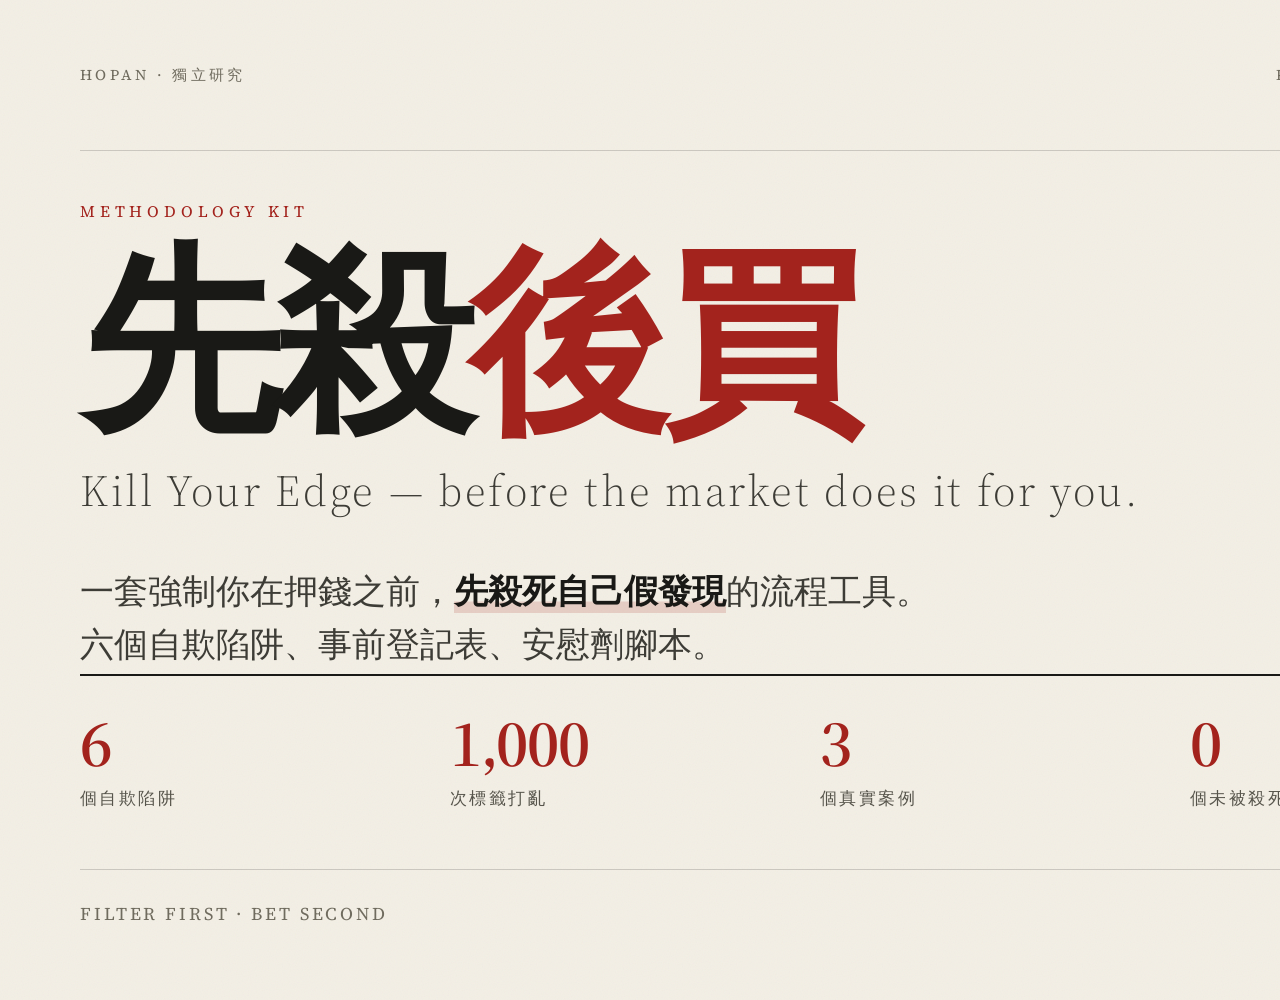
<file: images/src/_v1_cover.html>
<!DOCTYPE html><html><head><meta charset="utf-8">
<style>
@font-face{font-family:'SS4';src:url('../../fonts/source-serif-4-variable.ttf') format('truetype');font-weight:200 900;}
@font-face{font-family:'EBG';src:url('../../fonts/eb-garamond-variable.ttf') format('truetype');font-weight:400 800;}
*{margin:0;padding:0;box-sizing:border-box;}
body{width:1600px;height:1000px;background:#f3efe5;color:#191916;font-family:'EBG',serif;position:relative;overflow:hidden;}
.grain{position:absolute;inset:0;opacity:.055;background-image:url("data:image/svg+xml,%3Csvg xmlns='http://www.w3.org/2000/svg' width='200' height='200'%3E%3Cfilter id='n'%3E%3CfeTurbulence type='fractalNoise' baseFrequency='.85' numOctaves='4'/%3E%3C/filter%3E%3Crect width='200' height='200' filter='url(%23n)'/%3E%3C/svg%3E");}
.rule{position:absolute;left:80px;right:80px;height:1px;background:#191916;opacity:.18;}
.top{top:150px}.bot{bottom:130px}
.head{position:absolute;top:64px;left:80px;right:80px;display:flex;justify-content:space-between;font-family:'SS4',serif;font-size:15px;letter-spacing:.22em;text-transform:uppercase;color:#6f6b5e;}
.main{position:absolute;top:200px;left:80px;right:80px;}
.kicker{font-family:'SS4',serif;font-size:16px;letter-spacing:.3em;text-transform:uppercase;color:#a3231d;margin-bottom:28px;}
h1{font-family:'SS4',serif;font-weight:600;font-size:200px;line-height:.92;letter-spacing:-.03em;}
h1 .r{color:#a3231d;}
.en{font-family:'SS4',serif;font-size:44px;letter-spacing:.06em;color:#3d3c36;margin-top:26px;font-weight:300;}
.sub{font-size:34px;line-height:1.55;margin-top:44px;max-width:1050px;color:#3d3c36;}
.sub b{font-weight:600;color:#191916;box-shadow:inset 0 -.34em 0 rgba(163,35,29,.16);}
.note{position:absolute;bottom:74px;left:80px;font-family:'SS4',serif;font-size:18px;letter-spacing:.16em;color:#6f6b5e;}
.stamp{position:absolute;bottom:52px;right:80px;border:3px solid #a3231d;color:#a3231d;font-family:'SS4',serif;font-size:20px;letter-spacing:.2em;padding:14px 26px;transform:rotate(-6deg);font-weight:600;}
.stats{position:absolute;bottom:190px;left:80px;right:80px;display:grid;grid-template-columns:repeat(4,1fr);gap:40px;padding-top:34px;border-top:2px solid #191916;}
.stats>div{display:flex;flex-direction:column;gap:10px;}
.stats .n{font-family:'SS4',serif;font-size:66px;font-weight:600;line-height:1;letter-spacing:-.02em;color:#a3231d;}
.stats .l{font-family:'SS4',serif;font-size:17px;letter-spacing:.14em;color:#57554c;}
</style></head><body>
<div class="grain"></div>
<div class="head"><span>Hopan · 獨立研究</span><span>Pre-Mortem Kit · 2026</span></div>
<div class="rule top"></div>
<div class="main">
  <div class="kicker">Methodology Kit</div>
  <h1>先殺<span class="r">後買</span></h1>
  <div class="en">Kill Your Edge — before the market does it for you.</div>
  <div class="sub">一套強制你在押錢之前，<b>先殺死自己假發現</b>的流程工具。<br>六個自欺陷阱、事前登記表、安慰劑腳本。</div>
</div>
<div class="rule bot"></div>
<div class="stats">
  <div><span class="n">6</span><span class="l">個自欺陷阱</span></div>
  <div><span class="n">1,000</span><span class="l">次標籤打亂</span></div>
  <div><span class="n">3</span><span class="l">個真實案例</span></div>
  <div><span class="n">0</span><span class="l">個未被殺死的結論</span></div>
</div>
<div class="note">FILTER FIRST · BET SECOND</div>
<div class="stamp">HKD 388</div>
</body></html>
</file>
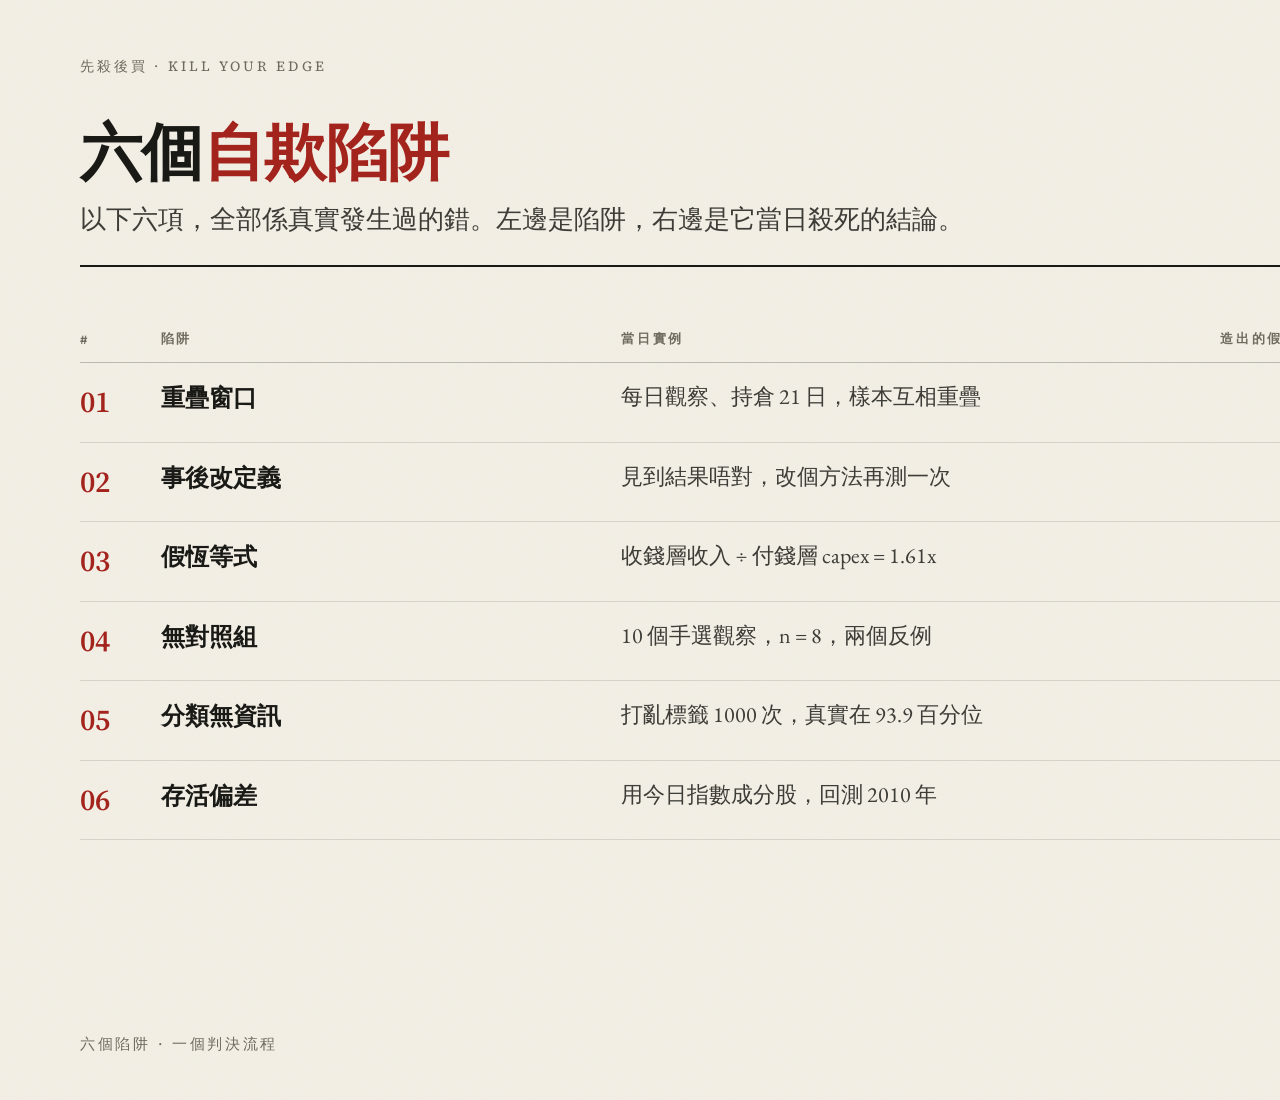
<file: images/src/_v2_traps.html>
<!DOCTYPE html><html><head><meta charset="utf-8">
<style>
@font-face{font-family:'SS4';src:url('../../fonts/source-serif-4-variable.ttf') format('truetype');font-weight:200 900;}
@font-face{font-family:'EBG';src:url('../../fonts/eb-garamond-variable.ttf') format('truetype');font-weight:400 800;}
*{margin:0;padding:0;box-sizing:border-box;}
body{width:1600px;height:1100px;background:#f3efe5;color:#191916;font-family:'EBG',serif;position:relative;overflow:hidden;}
.grain{position:absolute;inset:0;opacity:.05;background-image:url("data:image/svg+xml,%3Csvg xmlns='http://www.w3.org/2000/svg' width='200' height='200'%3E%3Cfilter id='n'%3E%3CfeTurbulence type='fractalNoise' baseFrequency='.85' numOctaves='4'/%3E%3C/filter%3E%3Crect width='200' height='200' filter='url(%23n)'/%3E%3C/svg%3E");}
.head{position:absolute;top:56px;left:80px;right:80px;display:flex;justify-content:space-between;font-family:'SS4',serif;font-size:14px;letter-spacing:.22em;text-transform:uppercase;color:#6f6b5e;}
h2{position:absolute;top:110px;left:80px;font-family:'SS4',serif;font-size:62px;font-weight:600;letter-spacing:-.01em;}
h2 .r{color:#a3231d;}
.dek{position:absolute;top:200px;left:80px;right:80px;font-size:26px;color:#3d3c36;line-height:1.5;border-bottom:2px solid #191916;padding-bottom:26px;}
table{position:absolute;top:330px;left:80px;right:80px;width:calc(100% - 160px);border-collapse:collapse;}
th{font-family:'SS4',serif;font-size:13px;letter-spacing:.2em;text-transform:uppercase;color:#6f6b5e;text-align:left;padding:0 0 14px;border-bottom:1px solid rgba(25,25,22,.25);}
td{padding:19px 0;border-bottom:1px solid rgba(25,25,22,.13);vertical-align:top;font-size:24px;line-height:1.35;}
td.i{width:70px;font-family:'SS4',serif;font-size:30px;font-weight:600;color:#a3231d;}
td.n{width:400px;font-weight:600;}
td.m{width:520px;color:#3d3c36;font-size:22px;}
td.v{width:260px;font-family:'SS4',serif;font-size:19px;letter-spacing:.08em;color:#a3231d;text-align:right;}
.foot{position:absolute;bottom:46px;left:80px;right:80px;display:flex;justify-content:space-between;font-family:'SS4',serif;font-size:15px;letter-spacing:.18em;color:#6f6b5e;}
</style></head><body>
<div class="grain"></div>
<div class="head"><span>先殺後買 · Kill Your Edge</span><span>Chapter 02</span></div>
<h2>六個<span class="r">自欺陷阱</span></h2>
<div class="dek">以下六項，全部係真實發生過的錯。左邊是陷阱，右邊是它當日殺死的結論。</div>
<table>
<tr><th>#</th><th>陷阱</th><th>當日實例</th><th>造出的假象</th></tr>
<tr><td class="i">01</td><td class="n">重疊窗口</td><td class="m">每日觀察、持倉 21 日，樣本互相重疊</td><td class="v">t = 11.2 → 2.45</td></tr>
<tr><td class="i">02</td><td class="n">事後改定義</td><td class="m">見到結果唔對，改個方法再測一次</td><td class="v">無法計算</td></tr>
<tr><td class="i">03</td><td class="n">假恆等式</td><td class="m">收錢層收入 ÷ 付錢層 capex = 1.61x</td><td class="v">兩個不同範疇</td></tr>
<tr><td class="i">04</td><td class="n">無對照組</td><td class="m">10 個手選觀察，n = 8，兩個反例</td><td class="v">零檢定力</td></tr>
<tr><td class="i">05</td><td class="n">分類無資訊</td><td class="m">打亂標籤 1000 次，真實在 93.9 百分位</td><td class="v">需 ≥ 95 才過</td></tr>
<tr><td class="i">06</td><td class="n">存活偏差</td><td class="m">用今日指數成分股，回測 2010 年</td><td class="v">只篩到贏家</td></tr>
</table>
<div class="foot"><span>六個陷阱 · 一個判決流程</span><span>hopan · 2026</span></div>
</body></html>
</file>
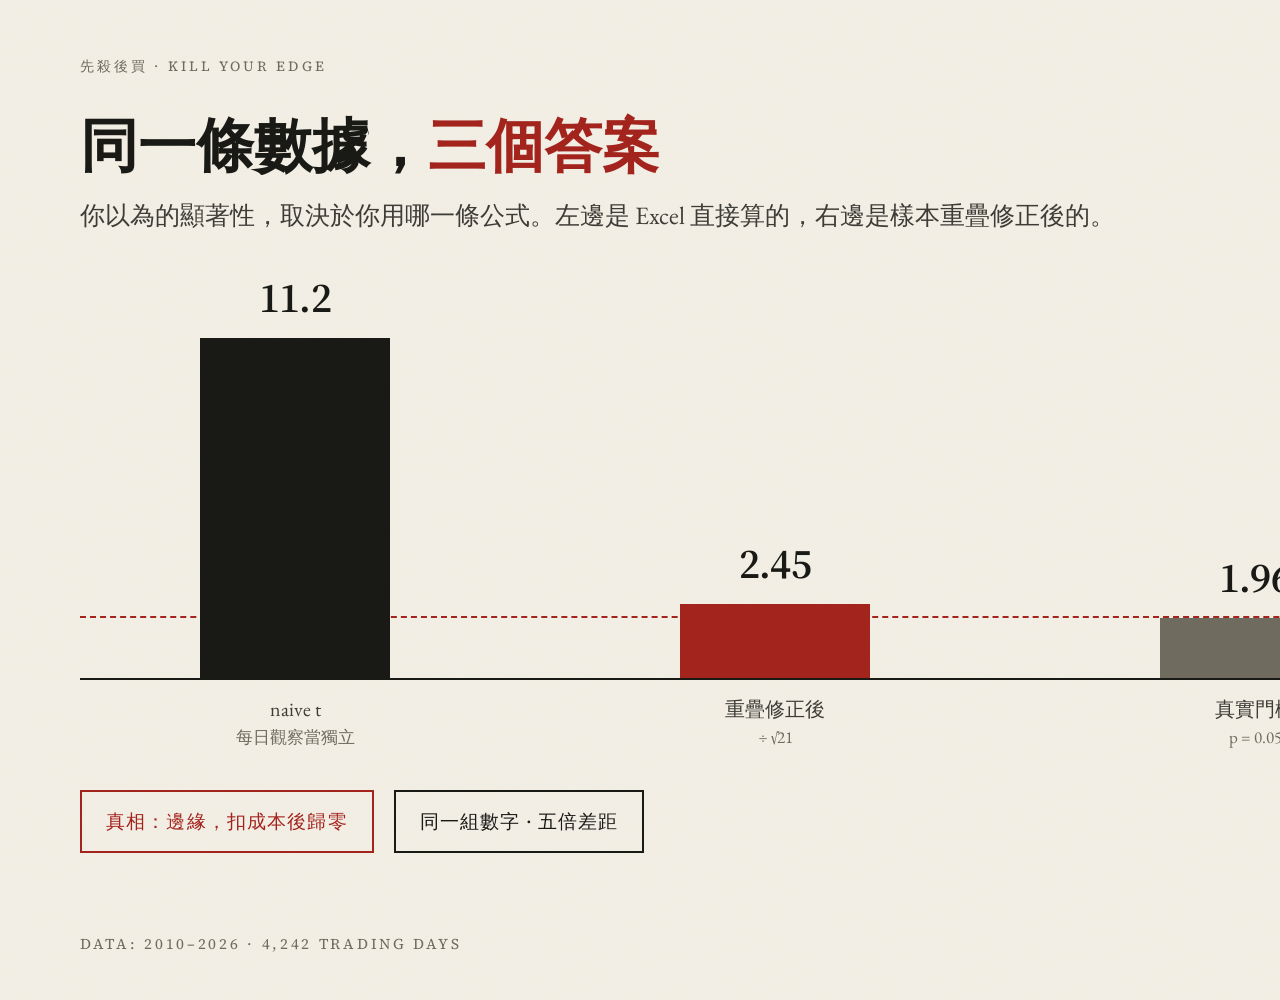
<file: images/src/_v3_tstat.html>
<!DOCTYPE html><html><head><meta charset="utf-8">
<style>
@font-face{font-family:'SS4';src:url('../../fonts/source-serif-4-variable.ttf') format('truetype');font-weight:200 900;}
@font-face{font-family:'EBG';src:url('../../fonts/eb-garamond-variable.ttf') format('truetype');font-weight:400 800;}
*{margin:0;padding:0;box-sizing:border-box;}
body{width:1600px;height:1000px;background:#f3efe5;color:#191916;font-family:'EBG',serif;position:relative;overflow:hidden;}
.grain{position:absolute;inset:0;opacity:.05;background-image:url("data:image/svg+xml,%3Csvg xmlns='http://www.w3.org/2000/svg' width='200' height='200'%3E%3Cfilter id='n'%3E%3CfeTurbulence type='fractalNoise' baseFrequency='.85' numOctaves='4'/%3E%3C/filter%3E%3Crect width='200' height='200' filter='url(%23n)'/%3E%3C/svg%3E");}
.head{position:absolute;top:56px;left:80px;right:80px;display:flex;justify-content:space-between;font-family:'SS4',serif;font-size:14px;letter-spacing:.22em;text-transform:uppercase;color:#6f6b5e;}
h2{position:absolute;top:106px;left:80px;font-family:'SS4',serif;font-size:58px;font-weight:600;}
h2 .r{color:#a3231d;}
.dek{position:absolute;top:196px;left:80px;right:80px;font-size:25px;color:#3d3c36;line-height:1.55;}
.site{position:absolute;top:300px;left:80px;right:80px;font-family:'SS4',serif;font-size:15px;letter-spacing:.16em;color:#6f6b5e;text-transform:uppercase;}
.chart{position:absolute;top:340px;left:80px;right:80px;height:340px;border-bottom:2px solid #191916;}
.bar{position:absolute;bottom:0;width:190px;}
.bar .col{position:absolute;bottom:0;left:0;right:0;}
.bar .val{position:absolute;left:0;right:0;text-align:center;font-family:'SS4',serif;font-size:42px;font-weight:600;letter-spacing:-.02em;}
.bar .lab{position:absolute;top:calc(100% + 18px);left:-30px;right:-30px;text-align:center;font-size:20px;color:#3d3c36;line-height:1.35;}
.thr{position:absolute;left:0;right:0;border-top:2px dashed #a3231d;}
.thr span{position:absolute;right:0;top:-32px;font-family:'SS4',serif;font-size:15px;letter-spacing:.14em;color:#a3231d;}
.verdict{position:absolute;top:790px;left:80px;right:80px;display:flex;gap:20px;}
.v{padding:16px 24px;font-family:'SS4',serif;font-size:19px;letter-spacing:.06em;border:2px solid #191916;}
.v.no{border-color:#a3231d;color:#a3231d;}
</style></head><body>
<div class="grain"></div>
<div class="head"><span>先殺後買 · Kill Your Edge</span><span>Chapter 04</span></div>
<h2>同一條數據，<span class="r">三個答案</span></h2>
<div class="dek">你以為的顯著性，取決於你用哪一條公式。左邊是 Excel 直接算的，右邊是樣本重疊修正後的。</div>
<div class="chart">
  <div class="thr" style="bottom:60px"><span>顯著門檻 1.96</span></div>
  <div class="bar" style="left:120px">
    <div class="col" style="height:340px;background:#191916"></div>
    <div class="val" style="bottom:352px">11.2</div>
    <div class="lab">naive t<br><span style="color:#6f6b5e;font-size:17px">每日觀察當獨立</span></div>
  </div>
  <div class="bar" style="left:600px">
    <div class="col" style="height:74px;background:#a3231d"></div>
    <div class="val" style="bottom:86px">2.45</div>
    <div class="lab">重疊修正後<br><span style="color:#6f6b5e;font-size:17px">÷ √21</span></div>
  </div>
  <div class="bar" style="left:1080px">
    <div class="col" style="height:60px;background:#6f6b5e"></div>
    <div class="val" style="bottom:72px">1.96</div>
    <div class="lab">真實門檻<br><span style="color:#6f6b5e;font-size:17px">p = 0.05</span></div>
  </div>
</div>
<div class="verdict">
  <div class="v no">真相：邊緣，扣成本後歸零</div>
  <div class="v">同一組數字 · 五倍差距</div>
</div>
<div style="position:absolute;bottom:46px;left:80px;font-family:'SS4',serif;font-size:15px;letter-spacing:.18em;color:#6f6b5e;">DATA: 2010–2026 · 4,242 TRADING DAYS</div>
<div style="position:absolute;bottom:46px;right:80px;font-family:'SS4',serif;font-size:15px;letter-spacing:.18em;color:#6f6b5e;">hopan · 2026</div>
</body></html>
</file>
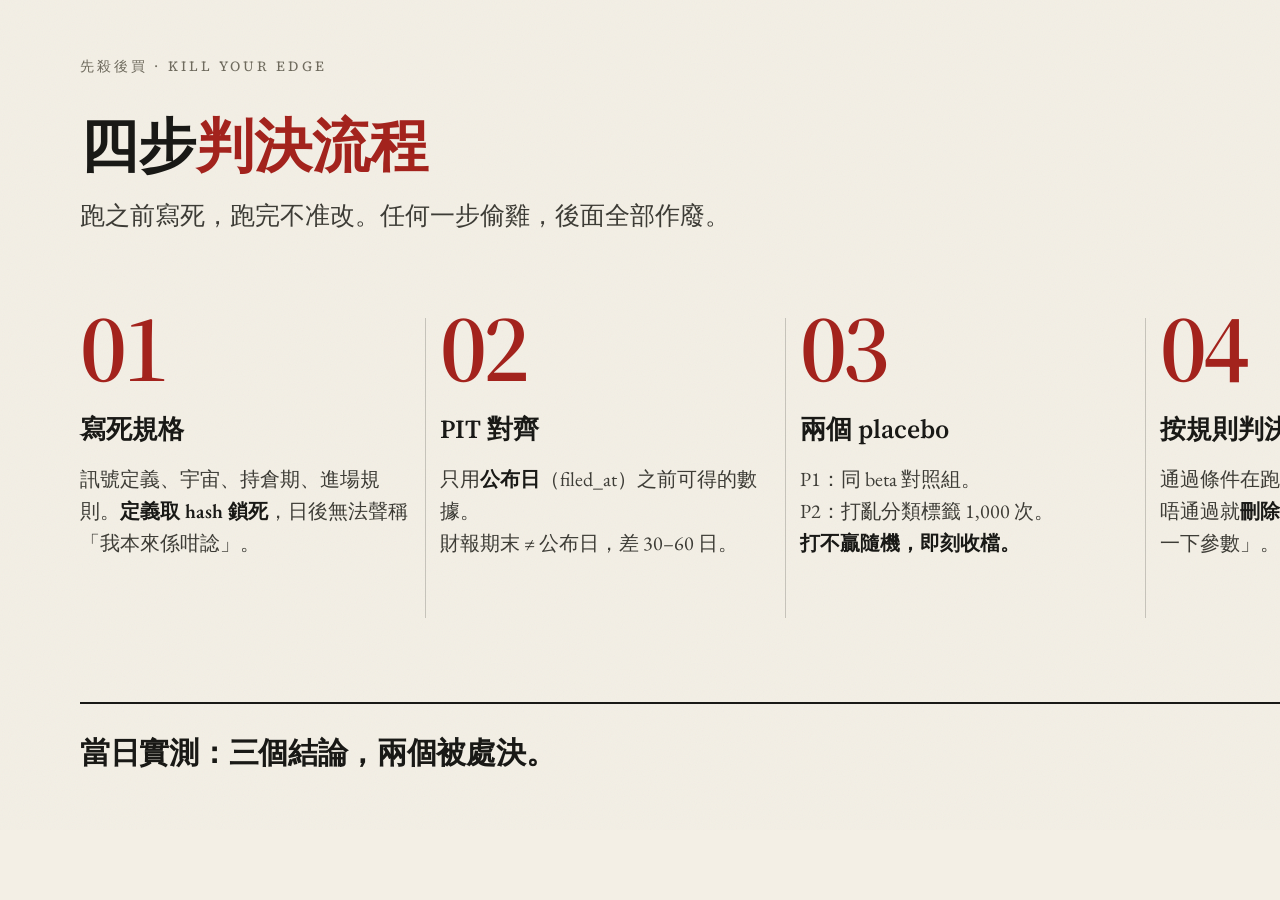
<file: images/src/_v4_flow.html>
<!DOCTYPE html><html><head><meta charset="utf-8">
<style>
@font-face{font-family:'SS4';src:url('../../fonts/source-serif-4-variable.ttf') format('truetype');font-weight:200 900;}
@font-face{font-family:'EBG';src:url('../../fonts/eb-garamond-variable.ttf') format('truetype');font-weight:400 800;}
*{margin:0;padding:0;box-sizing:border-box;}
body{width:1600px;height:830px;background:#f3efe5;color:#191916;font-family:'EBG',serif;position:relative;overflow:hidden;}
.grain{position:absolute;inset:0;opacity:.05;background-image:url("data:image/svg+xml,%3Csvg xmlns='http://www.w3.org/2000/svg' width='200' height='200'%3E%3Cfilter id='n'%3E%3CfeTurbulence type='fractalNoise' baseFrequency='.85' numOctaves='4'/%3E%3C/filter%3E%3Crect width='200' height='200' filter='url(%23n)'/%3E%3C/svg%3E");}
.head{position:absolute;top:56px;left:80px;right:80px;display:flex;justify-content:space-between;font-family:'SS4',serif;font-size:14px;letter-spacing:.22em;text-transform:uppercase;color:#6f6b5e;}
h2{position:absolute;top:106px;left:80px;font-family:'SS4',serif;font-size:58px;font-weight:600;}
h2 .r{color:#a3231d;}
.dek{position:absolute;top:196px;left:80px;right:80px;font-size:25px;color:#3d3c36;line-height:1.55;}
.flow{position:absolute;top:310px;left:80px;right:80px;display:grid;grid-template-columns:repeat(4,1fr);gap:0;}
.step{padding:0 30px 0 0;position:relative;}
.step:not(:last-child)::after{content:'';position:absolute;right:14px;top:8px;width:1px;height:300px;background:rgba(25,25,22,.2);}
.num{font-family:'SS4',serif;font-size:96px;font-weight:600;line-height:.8;color:#a3231d;letter-spacing:-.04em;}
.st{font-family:'SS4',serif;font-size:26px;font-weight:600;margin-top:26px;line-height:1.3;}
.sd{font-size:20px;color:#3d3c36;line-height:1.6;margin-top:16px;}
.sd b{font-weight:600;color:#191916;}
.bot{position:absolute;bottom:56px;left:80px;right:80px;border-top:2px solid #191916;padding-top:28px;display:flex;justify-content:space-between;align-items:baseline;}
.bot .q{font-family:'SS4',serif;font-size:30px;font-weight:600;letter-spacing:-.01em;}
.bot .s{font-family:'SS4',serif;font-size:15px;letter-spacing:.18em;color:#6f6b5e;}
</style></head><body>
<div class="grain"></div>
<div class="head"><span>先殺後買 · Kill Your Edge</span><span>Chapter 01</span></div>
<h2>四步<span class="r">判決流程</span></h2>
<div class="dek">跑之前寫死，跑完不准改。任何一步偷雞，後面全部作廢。</div>
<div class="flow">
  <div class="step">
    <div class="num">01</div>
    <div class="st">寫死規格</div>
    <div class="sd">訊號定義、宇宙、持倉期、進場規則。<b>定義取 hash 鎖死</b>，日後無法聲稱「我本來係咁諗」。</div>
  </div>
  <div class="step">
    <div class="num">02</div>
    <div class="st">PIT 對齊</div>
    <div class="sd">只用<b>公布日</b>（filed_at）之前可得的數據。<br>財報期末 ≠ 公布日，差 30–60 日。</div>
  </div>
  <div class="step">
    <div class="num">03</div>
    <div class="st">兩個 placebo</div>
    <div class="sd">P1：同 beta 對照組。<br>P2：打亂分類標籤 1,000 次。<br><b>打不贏隨機，即刻收檔。</b></div>
  </div>
  <div class="step">
    <div class="num">04</div>
    <div class="st">按規則判決</div>
    <div class="sd">通過條件在跑之前寫好。<br>唔通過就<b>刪除整個結論</b>，不是「再調一下參數」。</div>
  </div>
</div>
<div class="bot">
  <div class="q">當日實測：三個結論，兩個被處決。</div>
  <div class="s">DISCIPLINE &gt; INSIGHT</div>
</div>
</body></html>
</file>
